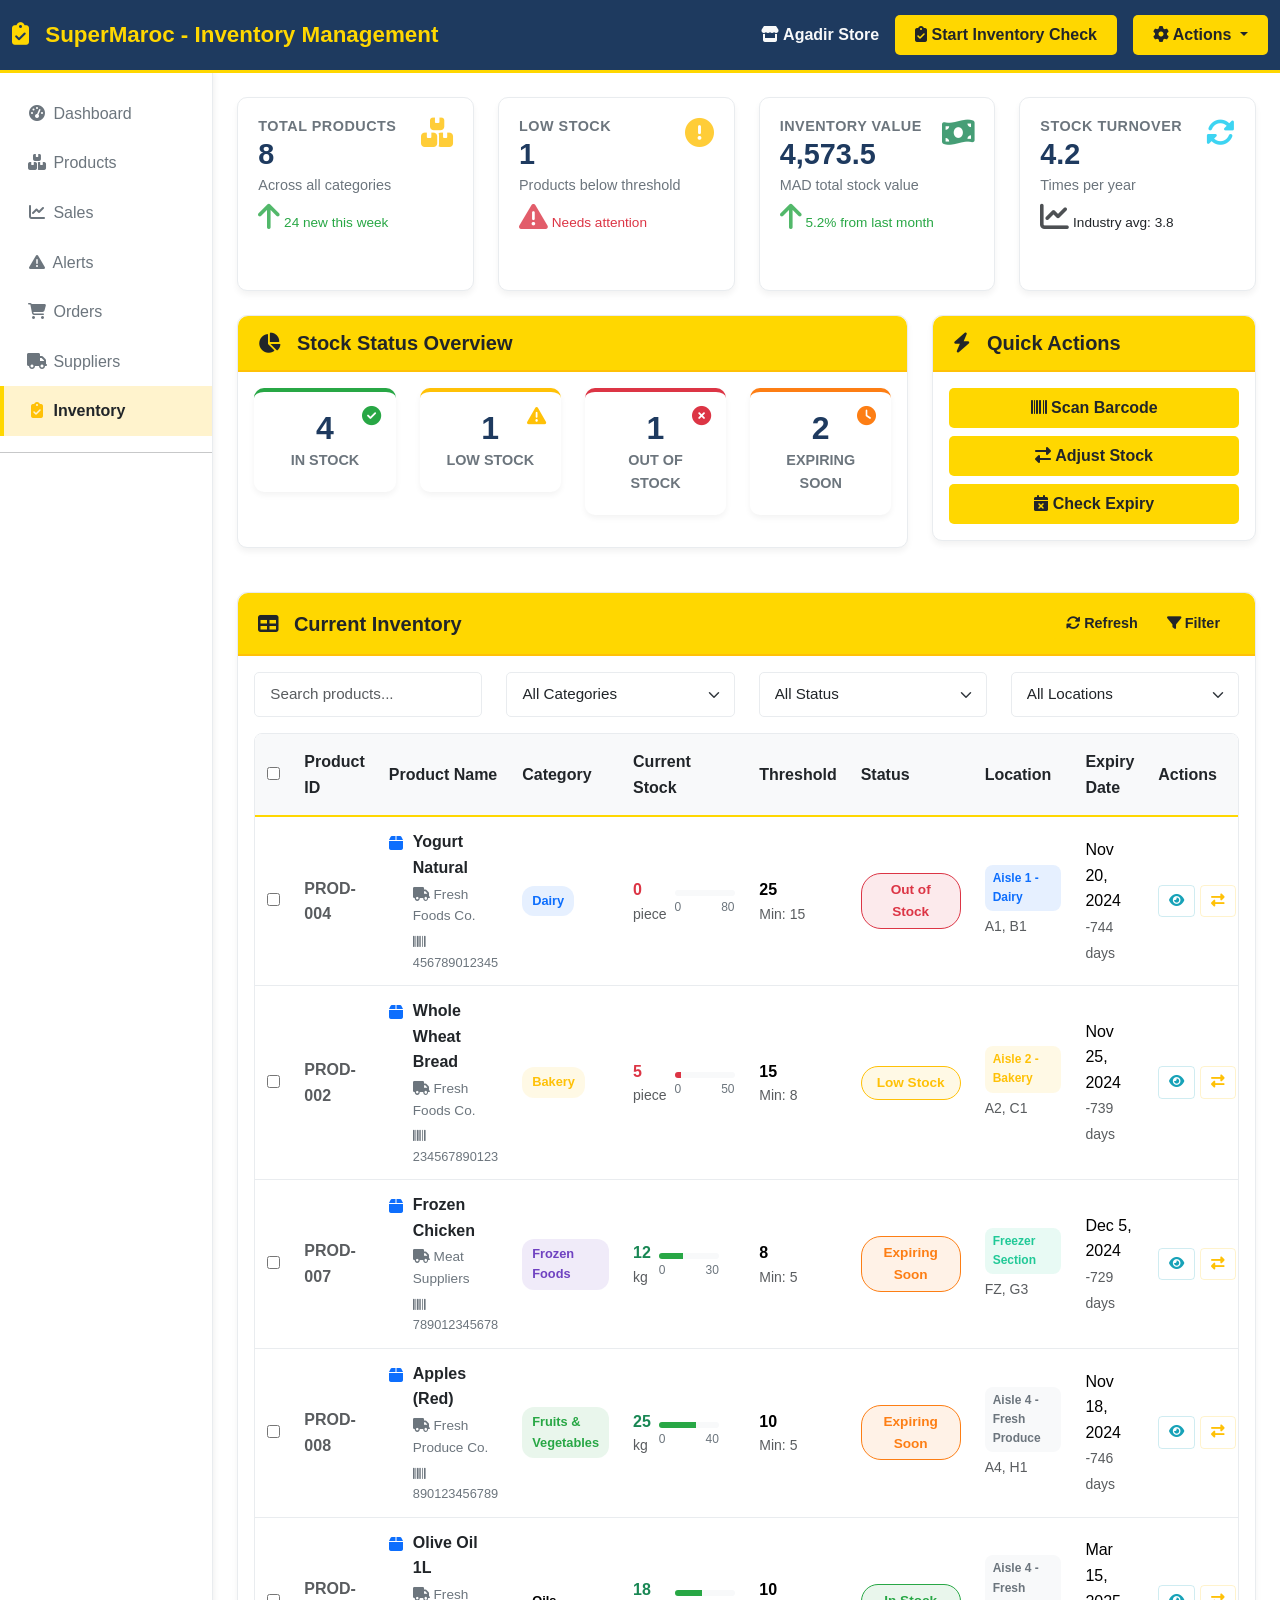
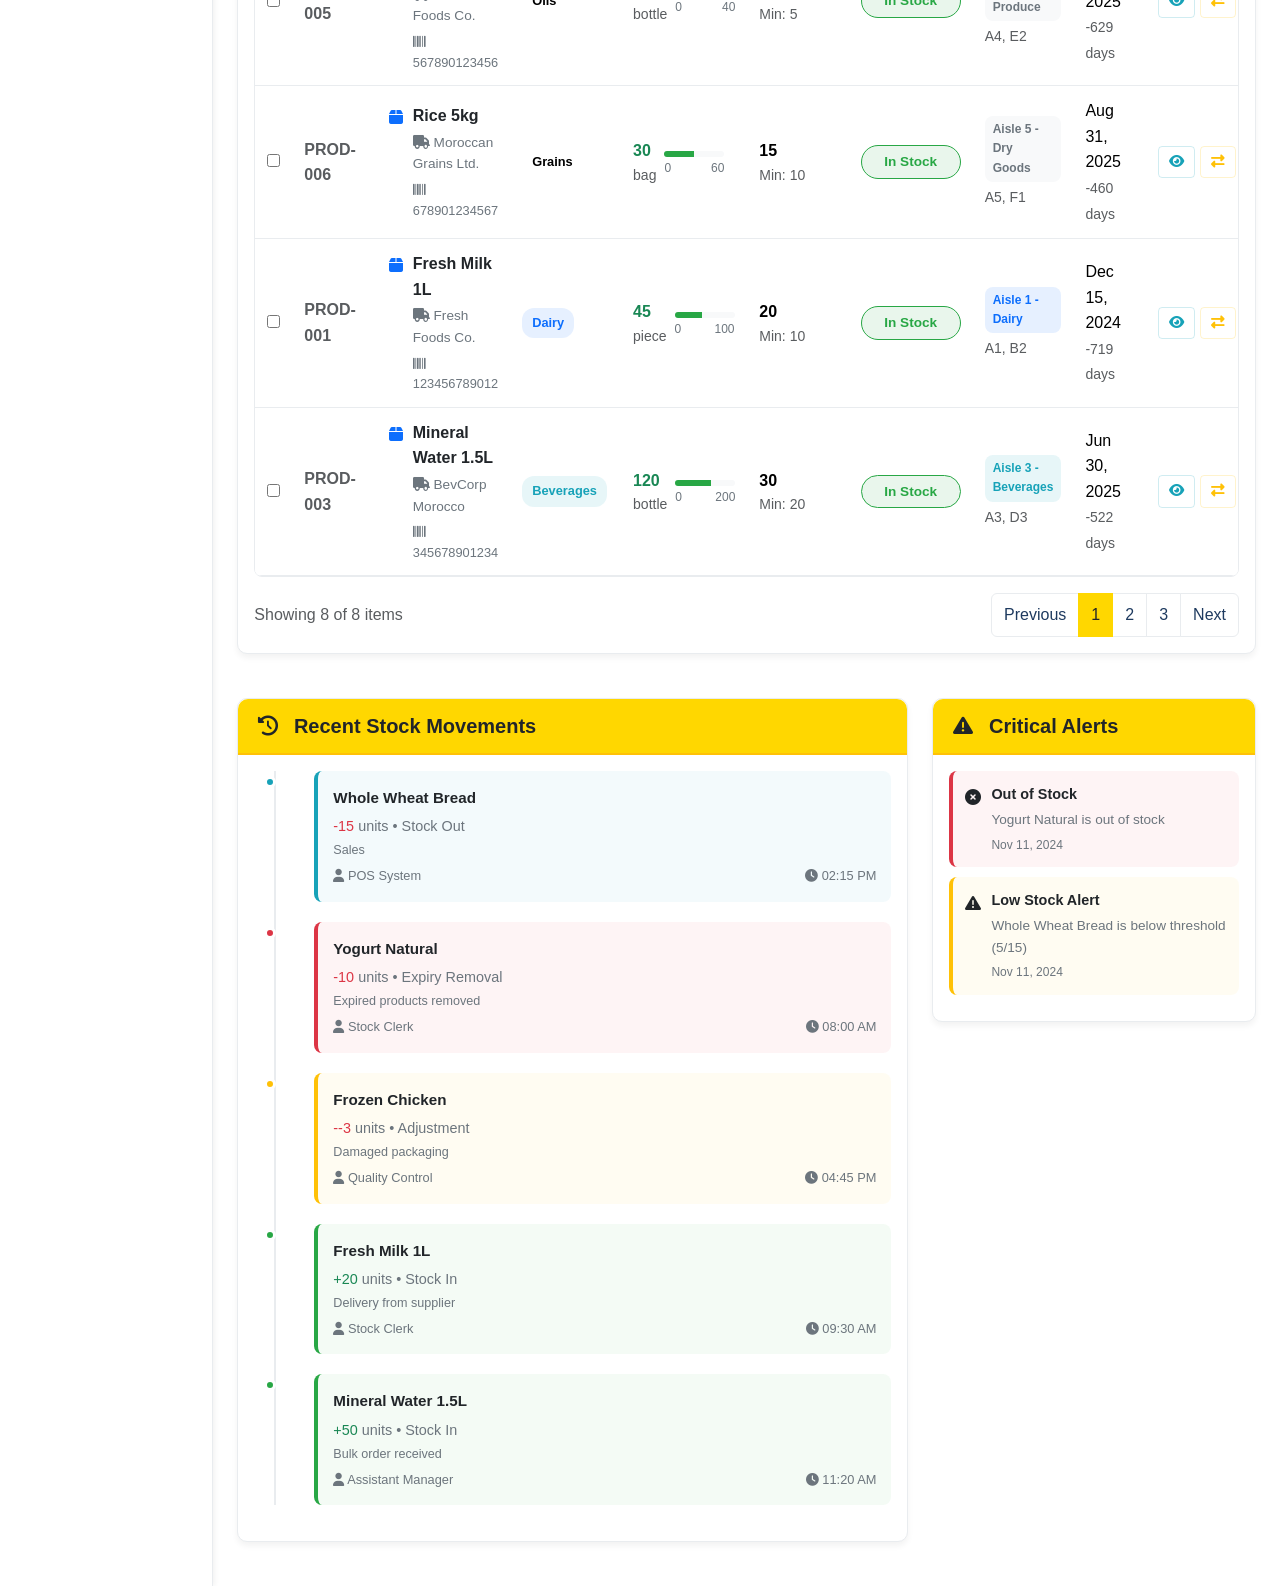
<file: mini-admin/inventory.html>
<!DOCTYPE html>
<html lang="en">
<head>
    <meta charset="UTF-8">
    <meta name="viewport" content="width=device-width, initial-scale=1.0">
    <title>Inventory Management - SuperMaroc</title>
    
    <!-- Bootstrap 5 CSS -->
    <link href="https://cdn.jsdelivr.net/npm/bootstrap@5.3.0/dist/css/bootstrap.min.css" rel="stylesheet">
    
    <!-- Font Awesome -->
    <link rel="stylesheet" href="https://cdnjs.cloudflare.com/ajax/libs/font-awesome/6.4.0/css/all.min.css">
    
    <!-- Custom CSS -->
    <link rel="stylesheet" href="inventory.css">
</head>
<body>
    <!-- Navigation -->
    <nav class="navbar navbar-expand-lg navbar-dark">
        <div class="container-fluid">
            <a class="navbar-brand" href="#">
                <i class="fas fa-clipboard-check"></i> SuperMaroc - Inventory Management
            </a>
            <div class="d-flex align-items-center">
                <span class="text-light me-3">
                    <i class="fas fa-store"></i> <strong id="currentStore">Agadir Store</strong>
                </span>
                <button class="btn btn-yellow me-3" id="inventoryCheckBtn">
                    <i class="fas fa-clipboard-check"></i> Start Inventory Check
                </button>
                <div class="dropdown">
                    <button class="btn btn-yellow dropdown-toggle" type="button" data-bs-toggle="dropdown">
                        <i class="fas fa-cog"></i> Actions
                    </button>
                    <ul class="dropdown-menu">
                        <li><a class="dropdown-item" href="#" id="exportInventoryBtn"><i class="fas fa-file-export"></i> Export Inventory</a></li>
                        <li><a class="dropdown-item" href="#" id="importInventoryBtn"><i class="fas fa-file-import"></i> Import Stock</a></li>
                        <li><hr class="dropdown-divider"></li>
                        <li><a class="dropdown-item" href="#" id="bulkUpdateBtn"><i class="fas fa-sync-alt"></i> Bulk Update</a></li>
                        <li><a class="dropdown-item" href="#" id="generateReportBtn"><i class="fas fa-chart-bar"></i> Stock Report</a></li>
                    </ul>
                </div>
            </div>
        </div>
    </nav>

    <div class="container-fluid">
        <div class="row">
            <!-- Sidebar -->
            <div class="col-md-2 p-0 sidebar">
                <div class="pt-3">
                    <a href="index.html">
                        <i class="fas fa-tachometer-alt"></i> Dashboard
                    </a>
                    <a href="products.html">
                        <i class="fas fa-boxes"></i> Products
                    </a>
                    <a href="sales.html">
                        <i class="fas fa-chart-line"></i> Sales
                    </a>
                    <a href="alerts.html">
                        <i class="fas fa-exclamation-triangle"></i> Alerts
                    </a>
                    <a href="orders.html">
                        <i class="fas fa-shopping-cart"></i> Orders
                    </a>
                    <a href="suppliers.html">
                        <i class="fas fa-truck"></i> Suppliers
                    </a>
                    <a href="#" class="active">
                        <i class="fas fa-clipboard-check"></i> Inventory
                    </a>
                    <hr class="my-3">
                    
                </div>
            </div>

            <!-- Main Content -->
            <div class="col-md-10 p-4">
                <!-- Stats Cards -->
                <div class="row mb-4">
                    <div class="col-md-3 col-sm-6">
                        <div class="card stat-card">
                            <div class="card-body">
                                <div class="d-flex justify-content-between align-items-start">
                                    <div>
                                        <h6 class="card-title">TOTAL PRODUCTS</h6>
                                        <h2 class="card-value" id="totalProducts">1,247</h2>
                                        <p class="card-detail">Across all categories</p>
                                        <p class="card-change positive">
                                            <i class="fas fa-arrow-up"></i> 24 new this week
                                        </p>
                                    </div>
                                    <i class="fas fa-boxes fa-2x text-yellow"></i>
                                </div>
                            </div>
                        </div>
                    </div>
                    <div class="col-md-3 col-sm-6">
                        <div class="card stat-card">
                            <div class="card-body">
                                <div class="d-flex justify-content-between align-items-start">
                                    <div>
                                        <h6 class="card-title">LOW STOCK</h6>
                                        <h2 class="card-value" id="lowStockCount">18</h2>
                                        <p class="card-detail">Products below threshold</p>
                                        <p class="card-change negative">
                                            <i class="fas fa-exclamation-triangle"></i> Needs attention
                                        </p>
                                    </div>
                                    <i class="fas fa-exclamation-circle fa-2x text-warning"></i>
                                </div>
                            </div>
                        </div>
                    </div>
                    <div class="col-md-3 col-sm-6">
                        <div class="card stat-card">
                            <div class="card-body">
                                <div class="d-flex justify-content-between align-items-start">
                                    <div>
                                        <h6 class="card-title">INVENTORY VALUE</h6>
                                        <h2 class="card-value" id="inventoryValue">245,800</h2>
                                        <p class="card-detail">MAD total stock value</p>
                                        <p class="card-change positive">
                                            <i class="fas fa-arrow-up"></i> 5.2% from last month
                                        </p>
                                    </div>
                                    <i class="fas fa-money-bill-wave fa-2x text-success"></i>
                                </div>
                            </div>
                        </div>
                    </div>
                    <div class="col-md-3 col-sm-6">
                        <div class="card stat-card">
                            <div class="card-body">
                                <div class="d-flex justify-content-between align-items-start">
                                    <div>
                                        <h6 class="card-title">STOCK TURNOVER</h6>
                                        <h2 class="card-value" id="stockTurnover">4.2</h2>
                                        <p class="card-detail">Times per year</p>
                                        <p class="card-change">
                                            <i class="fas fa-chart-line"></i> Industry avg: 3.8
                                        </p>
                                    </div>
                                    <i class="fas fa-sync-alt fa-2x text-info"></i>
                                </div>
                            </div>
                        </div>
                    </div>
                </div>

                <!-- Quick Actions & Status -->
                <div class="row mb-4">
                    <div class="col-md-8">
                        <div class="card">
                            <div class="card-header card-header-yellow">
                                <h5 class="mb-0"><i class="fas fa-chart-pie"></i> Stock Status Overview</h5>
                            </div>
                            <div class="card-body">
                                <div class="row">
                                    <div class="col-md-3 col-6 mb-3">
                                        <div class="status-box in-stock">
                                            <div class="status-count" id="statusInStock">1,125</div>
                                            <div class="status-label">In Stock</div>
                                            <i class="fas fa-check-circle"></i>
                                        </div>
                                    </div>
                                    <div class="col-md-3 col-6 mb-3">
                                        <div class="status-box low-stock">
                                            <div class="status-count" id="statusLowStock">18</div>
                                            <div class="status-label">Low Stock</div>
                                            <i class="fas fa-exclamation-triangle"></i>
                                        </div>
                                    </div>
                                    <div class="col-md-3 col-6 mb-3">
                                        <div class="status-box out-of-stock">
                                            <div class="status-count" id="statusOutOfStock">5</div>
                                            <div class="status-label">Out of Stock</div>
                                            <i class="fas fa-times-circle"></i>
                                        </div>
                                    </div>
                                    <div class="col-md-3 col-6 mb-3">
                                        <div class="status-box expiring">
                                            <div class="status-count" id="statusExpiring">12</div>
                                            <div class="status-label">Expiring Soon</div>
                                            <i class="fas fa-clock"></i>
                                        </div>
                                    </div>
                                </div>
                            </div>
                        </div>
                    </div>
                    <div class="col-md-4">
                        <div class="card">
                            <div class="card-header card-header-yellow">
                                <h5 class="mb-0"><i class="fas fa-bolt"></i> Quick Actions</h5>
                            </div>
                            <div class="card-body">
                                <div class="d-grid gap-2">
                                    <button class="btn btn-yellow" id="scanBarcodeBtn">
                                        <i class="fas fa-barcode"></i> Scan Barcode
                                    </button>
                                    <button class="btn btn-yellow" id="adjustStockBtn">
                                        <i class="fas fa-exchange-alt"></i> Adjust Stock
                                    </button>
                                    <button class="btn btn-yellow" id="checkExpiryBtn">
                                        <i class="fas fa-calendar-times"></i> Check Expiry
                                    </button>
                                </div>
                            </div>
                        </div>
                    </div>
                </div>

                <!-- Inventory Table -->
                <div class="row">
                    <div class="col-12">
                        <div class="card">
                            <div class="card-header card-header-yellow d-flex justify-content-between align-items-center">
                                <h5 class="mb-0"><i class="fas fa-table"></i> Current Inventory</h5>
                                <div class="btn-group">
                                    <button class="btn btn-yellow btn-sm" id="refreshInventoryBtn">
                                        <i class="fas fa-sync-alt"></i> Refresh
                                    </button>
                                    <button class="btn btn-yellow btn-sm" id="filterInventoryBtn">
                                        <i class="fas fa-filter"></i> Filter
                                    </button>
                                </div>
                            </div>
                            <div class="card-body">
                                <!-- Filter Bar -->
                                <div class="row mb-3">
                                    <div class="col-md-3">
                                        <input type="text" class="form-control" id="inventorySearch" placeholder="Search products...">
                                    </div>
                                    <div class="col-md-3">
                                        <select class="form-select" id="categoryFilter">
                                            <option value="">All Categories</option>
                                            <option value="dairy">Dairy</option>
                                            <option value="bakery">Bakery</option>
                                            <option value="beverages">Beverages</option>
                                            <option value="meat">Meat & Poultry</option>
                                            <option value="fruits">Fruits & Vegetables</option>
                                            <option value="frozen">Frozen Foods</option>
                                            <option value="hygiene">Hygiene</option>
                                            <option value="cleaning">Cleaning</option>
                                        </select>
                                    </div>
                                    <div class="col-md-3">
                                        <select class="form-select" id="statusFilter">
                                            <option value="">All Status</option>
                                            <option value="in-stock">In Stock</option>
                                            <option value="low-stock">Low Stock</option>
                                            <option value="out-of-stock">Out of Stock</option>
                                            <option value="expiring">Expiring Soon</option>
                                        </select>
                                    </div>
                                    <div class="col-md-3">
                                        <select class="form-select" id="locationFilter">
                                            <option value="">All Locations</option>
                                            <option value="aisle1">Aisle 1 - Dairy</option>
                                            <option value="aisle2">Aisle 2 - Bakery</option>
                                            <option value="aisle3">Aisle 3 - Beverages</option>
                                            <option value="aisle4">Aisle 4 - Fresh Produce</option>
                                            <option value="freezer">Freezer Section</option>
                                            <option value="storage">Storage Room</option>
                                        </select>
                                    </div>
                                </div>
                                
                                <!-- Inventory Table -->
                                <div class="table-responsive">
                                    <table class="table table-hover" id="inventoryTable">
                                        <thead class="table-light">
                                            <tr>
                                                <th width="50">
                                                    <input type="checkbox" id="selectAllInventory">
                                                </th>
                                                <th width="100">Product ID</th>
                                                <th>Product Name</th>
                                                <th width="120">Category</th>
                                                <th width="120">Current Stock</th>
                                                <th width="120">Threshold</th>
                                                <th width="120">Status</th>
                                                <th width="150">Location</th>
                                                <th width="150">Expiry Date</th>
                                                <th width="150">Actions</th>
                                            </tr>
                                        </thead>
                                        <tbody id="inventoryTableBody">
                                            <!-- Inventory items will be loaded here -->
                                        </tbody>
                                    </table>
                                </div>
                                
                                <!-- Table Footer -->
                                <div class="d-flex justify-content-between align-items-center mt-3">
                                    <div>
                                        <span class="text-muted" id="inventoryCountText">Showing 0 items</span>
                                    </div>
                                    <nav>
                                        <ul class="pagination mb-0">
                                            <li class="page-item"><a class="page-link" href="#">Previous</a></li>
                                            <li class="page-item active"><a class="page-link" href="#">1</a></li>
                                            <li class="page-item"><a class="page-link" href="#">2</a></li>
                                            <li class="page-item"><a class="page-link" href="#">3</a></li>
                                            <li class="page-item"><a class="page-link" href="#">Next</a></li>
                                        </ul>
                                    </nav>
                                </div>
                            </div>
                        </div>
                    </div>
                </div>

                <!-- Recent Activity & Alerts -->
                <div class="row mt-4">
                    <div class="col-md-8">
                        <div class="card">
                            <div class="card-header card-header-yellow">
                                <h5 class="mb-0"><i class="fas fa-history"></i> Recent Stock Movements</h5>
                            </div>
                            <div class="card-body">
                                <div class="timeline" id="inventoryTimeline">
                                    <!-- Timeline items will be loaded here -->
                                </div>
                            </div>
                        </div>
                    </div>
                    <div class="col-md-4">
                        <div class="card">
                            <div class="card-header card-header-yellow">
                                <h5 class="mb-0"><i class="fas fa-exclamation-triangle"></i> Critical Alerts</h5>
                            </div>
                            <div class="card-body">
                                <div id="inventoryAlerts">
                                    <!-- Alerts will be loaded here -->
                                </div>
                            </div>
                        </div>
                    </div>
                </div>
            </div>
        </div>
    </div>

    <!-- Inventory Check Modal -->
    <div class="modal fade" id="inventoryCheckModal" tabindex="-1">
        <div class="modal-dialog modal-lg">
            <div class="modal-content">
                <div class="modal-header modal-header-yellow">
                    <h5 class="modal-title"><i class="fas fa-clipboard-check"></i> Inventory Check</h5>
                    <button type="button" class="btn-close" data-bs-dismiss="modal"></button>
                </div>
                <div class="modal-body">
                    <form id="inventoryCheckForm">
                        <div class="row mb-3">
                            <div class="col-md-6">
                                <label class="form-label">Check Type *</label>
                                <select class="form-select" id="checkType" required>
                                    <option value="">Select type...</option>
                                    <option value="full">Full Inventory</option>
                                    <option value="partial">Partial Check</option>
                                    <option value="category">By Category</option>
                                    <option value="location">By Location</option>
                                    <option value="cycle">Cycle Count</option>
                                </select>
                            </div>
                            <div class="col-md-6">
                                <label class="form-label">Assigned To *</label>
                                <select class="form-select" id="assignedTo" required>
                                    <option value="">Select staff...</option>
                                    <option value="manager">Store Manager</option>
                                    <option value="assistant">Assistant Manager</option>
                                    <option value="stock1">Stock Clerk 1</option>
                                    <option value="stock2">Stock Clerk 2</option>
                                    <option value="team">Entire Team</option>
                                </select>
                            </div>
                        </div>
                        
                        <div class="row mb-3">
                            <div class="col-md-6">
                                <label class="form-label">Start Date *</label>
                                <input type="date" class="form-control" id="checkStartDate" required>
                            </div>
                            <div class="col-md-6">
                                <label class="form-label">Target Completion</label>
                                <input type="date" class="form-control" id="checkEndDate">
                            </div>
                        </div>
                        
                        <div class="mb-3">
                            <label class="form-label">Notes / Instructions</label>
                            <textarea class="form-control" id="checkNotes" rows="3" placeholder="Any special instructions for the inventory check..."></textarea>
                        </div>
                        
                        <div class="mb-3">
                            <label class="form-label">Areas to Check</label>
                            <div class="row">
                                <div class="col-md-4">
                                    <div class="form-check">
                                        <input class="form-check-input" type="checkbox" id="areaAisles" checked>
                                        <label class="form-check-label" for="areaAisles">
                                            Store Aisles
                                        </label>
                                    </div>
                                </div>
                                <div class="col-md-4">
                                    <div class="form-check">
                                        <input class="form-check-input" type="checkbox" id="areaStorage" checked>
                                        <label class="form-check-label" for="areaStorage">
                                            Storage Room
                                        </label>
                                    </div>
                                </div>
                                <div class="col-md-4">
                                    <div class="form-check">
                                        <input class="form-check-input" type="checkbox" id="areaFreezer" checked>
                                        <label class="form-check-label" for="areaFreezer">
                                            Freezer Section
                                        </label>
                                    </div>
                                </div>
                                <div class="col-md-4">
                                    <div class="form-check">
                                        <input class="form-check-input" type="checkbox" id="areaRefrigerated" checked>
                                        <label class="form-check-label" for="areaRefrigerated">
                                            Refrigerated
                                        </label>
                                    </div>
                                </div>
                                <div class="col-md-4">
                                    <div class="form-check">
                                        <input class="form-check-input" type="checkbox" id="areaBackroom">
                                        <label class="form-check-label" for="areaBackroom">
                                            Backroom Stock
                                        </label>
                                    </div>
                                </div>
                            </div>
                        </div>
                    </form>
                </div>
                <div class="modal-footer">
                    <button type="button" class="btn btn-secondary" data-bs-dismiss="modal">Cancel</button>
                    <button type="button" class="btn btn-yellow" id="startCheckBtn">
                        <i class="fas fa-play-circle"></i> Start Inventory Check
                    </button>
                </div>
            </div>
        </div>
    </div>

    <!-- Adjust Stock Modal -->
    <div class="modal fade" id="adjustStockModal" tabindex="-1">
        <div class="modal-dialog">
            <div class="modal-content">
                <div class="modal-header modal-header-yellow">
                    <h5 class="modal-title"><i class="fas fa-exchange-alt"></i> Adjust Stock Level</h5>
                    <button type="button" class="btn-close" data-bs-dismiss="modal"></button>
                </div>
                <div class="modal-body">
                    <form id="adjustStockForm">
                        <div class="mb-3">
                            <label class="form-label">Product</label>
                            <input type="text" class="form-control" id="adjustProductName" readonly>
                            <input type="hidden" id="adjustProductId">
                        </div>
                        
                        <div class="row mb-3">
                            <div class="col-md-6">
                                <label class="form-label">Current Stock</label>
                                <input type="number" class="form-control" id="currentStock" readonly>
                            </div>
                            <div class="col-md-6">
                                <label class="form-label">Adjustment Type *</label>
                                <select class="form-select" id="adjustmentType" required>
                                    <option value="">Select type...</option>
                                    <option value="add">Add Stock</option>
                                    <option value="remove">Remove Stock</option>
                                    <option value="set">Set to Specific Value</option>
                                    <option value="damage">Damage/Waste</option>
                                    <option value="theft">Theft/Loss</option>
                                </select>
                            </div>
                        </div>
                        
                        <div class="mb-3">
                            <label class="form-label">Quantity *</label>
                            <input type="number" class="form-control" id="adjustmentQuantity" min="1" required>
                        </div>
                        
                        <div class="mb-3">
                            <label class="form-label">Reason *</label>
                            <select class="form-select" id="adjustmentReason" required>
                                <option value="">Select reason...</option>
                                <option value="correction">Stock Correction</option>
                                <option value="receipt">Goods Receipt</option>
                                <option value="damage">Damaged Goods</option>
                                <option value="expired">Expired Products</option>
                                <option value="theft">Theft/Suspected Loss</option>
                                <option value="promotion">Promotional Stock</option>
                                <option value="other">Other</option>
                            </select>
                        </div>
                        
                        <div class="mb-3">
                            <label class="form-label">Notes (Optional)</label>
                            <textarea class="form-control" id="adjustmentNotes" rows="2"></textarea>
                        </div>
                    </form>
                </div>
                <div class="modal-footer">
                    <button type="button" class="btn btn-secondary" data-bs-dismiss="modal">Cancel</button>
                    <button type="button" class="btn btn-yellow" id="saveAdjustmentBtn">
                        <i class="fas fa-save"></i> Apply Adjustment
                    </button>
                </div>
            </div>
        </div>
    </div>

    <!-- Product Details Modal -->
    <div class="modal fade" id="productDetailsModal" tabindex="-1">
        <div class="modal-dialog modal-lg">
            <div class="modal-content">
                <div class="modal-header modal-header-yellow">
                    <h5 class="modal-title"><i class="fas fa-info-circle"></i> Product Details</h5>
                    <button type="button" class="btn-close" data-bs-dismiss="modal"></button>
                </div>
                <div class="modal-body">
                    <div id="productDetailsContent">
                        <!-- Product details will be loaded here -->
                    </div>
                </div>
                <div class="modal-footer">
                    <button type="button" class="btn btn-secondary" data-bs-dismiss="modal">Close</button>
                    <button type="button" class="btn btn-yellow" id="orderNowBtn">
                        <i class="fas fa-shopping-cart"></i> Order Now
                    </button>
                </div>
            </div>
        </div>
    </div>

    <!-- Scan Barcode Modal -->
    <div class="modal fade" id="scanBarcodeModal" tabindex="-1">
        <div class="modal-dialog">
            <div class="modal-content">
                <div class="modal-header modal-header-yellow">
                    <h5 class="modal-title"><i class="fas fa-barcode"></i> Scan Barcode</h5>
                    <button type="button" class="btn-close" data-bs-dismiss="modal"></button>
                </div>
                <div class="modal-body">
                    <div class="text-center">
                        <div class="barcode-scanner mb-3">
                            <i class="fas fa-camera fa-4x text-primary"></i>
                            <div class="scanner-line"></div>
                        </div>
                        <p class="mb-3">Point camera at barcode to scan</p>
                        
                        <div class="input-group mb-3">
                            <input type="text" class="form-control" id="manualBarcode" placeholder="Or enter barcode manually">
                            <button class="btn btn-yellow" type="button" id="manualScanBtn">
                                <i class="fas fa-search"></i> Search
                            </button>
                        </div>
                        
                        <div id="scanResult" class="mt-3">
                            <!-- Scan results will appear here -->
                        </div>
                    </div>
                </div>
            </div>
        </div>
    </div>

    <!-- Bootstrap JS -->
    <script src="https://cdn.jsdelivr.net/npm/bootstrap@5.3.0/dist/js/bootstrap.bundle.min.js"></script>
    
    <!-- jQuery -->
    <script src="https://code.jquery.com/jquery-3.6.0.min.js"></script>
    
    <!-- Custom JavaScript -->
    <script src="inventory.js"></script>
</body>
</html>
</file>
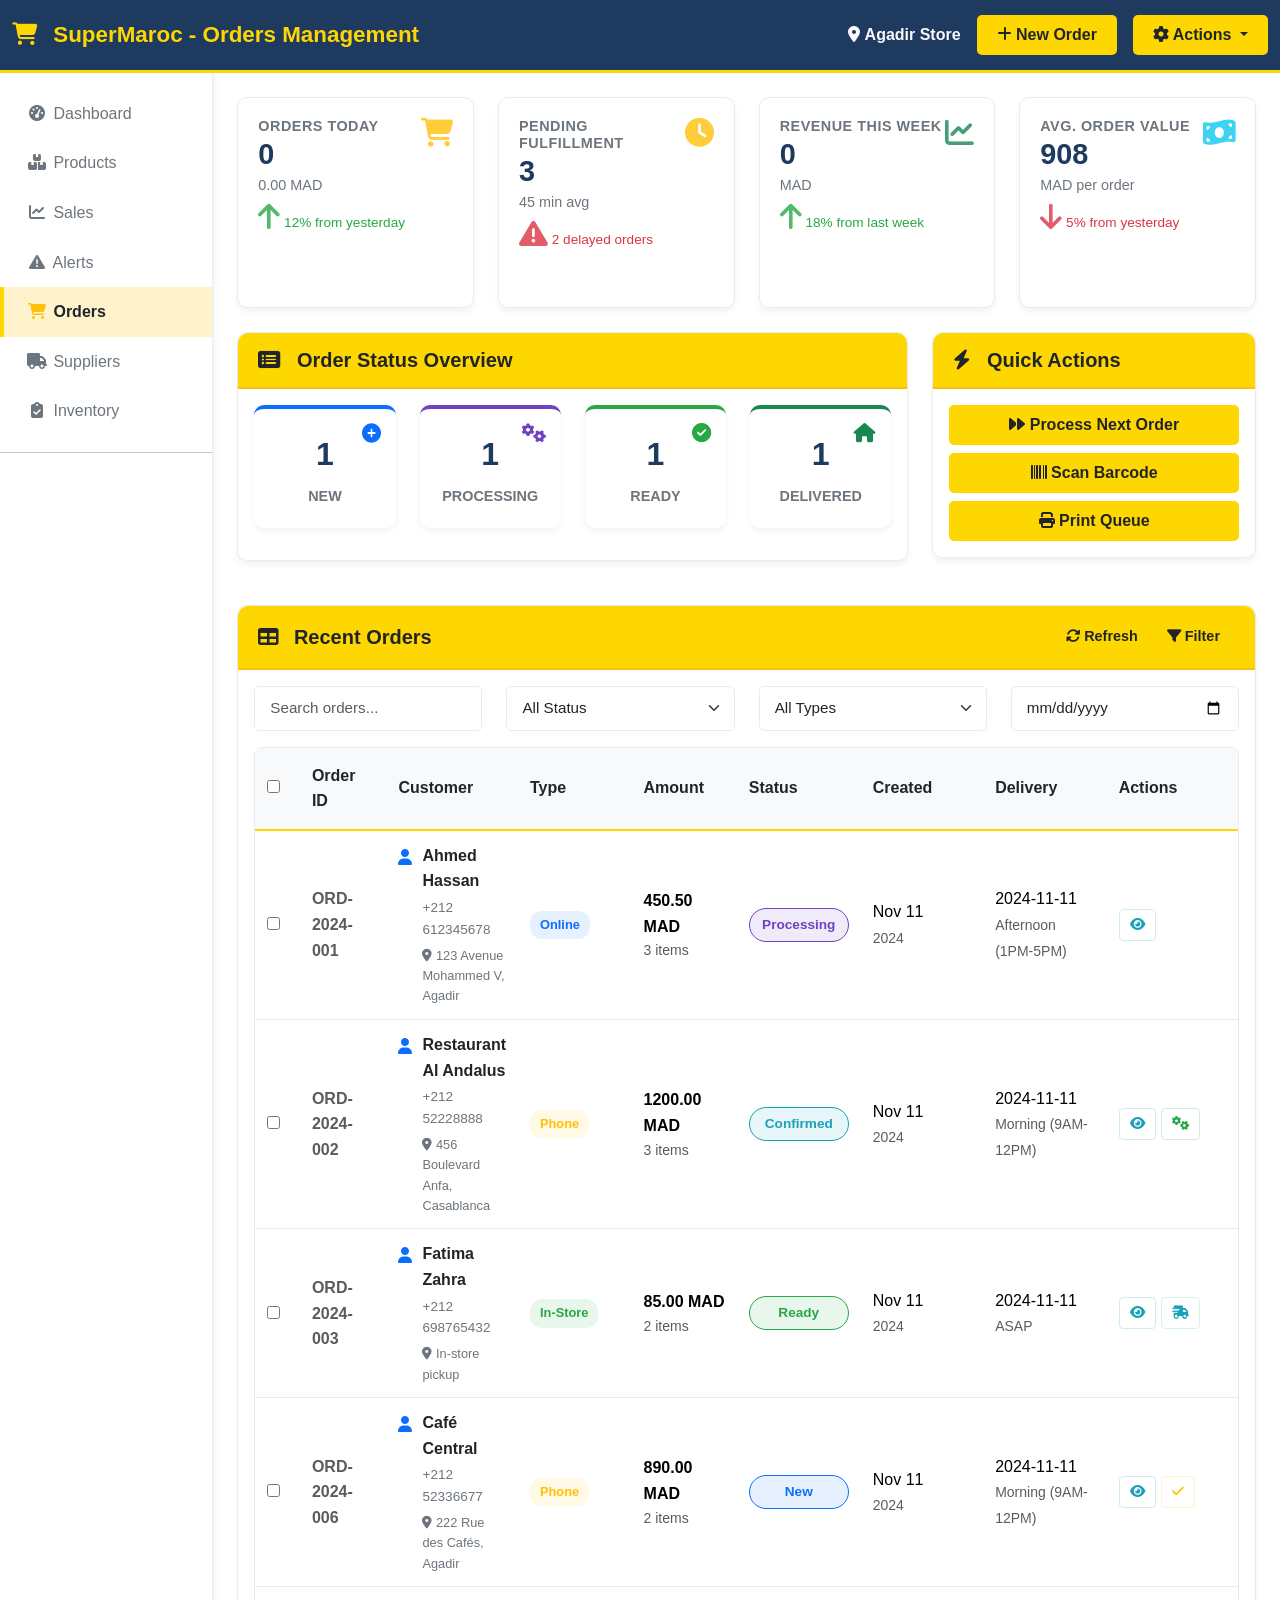
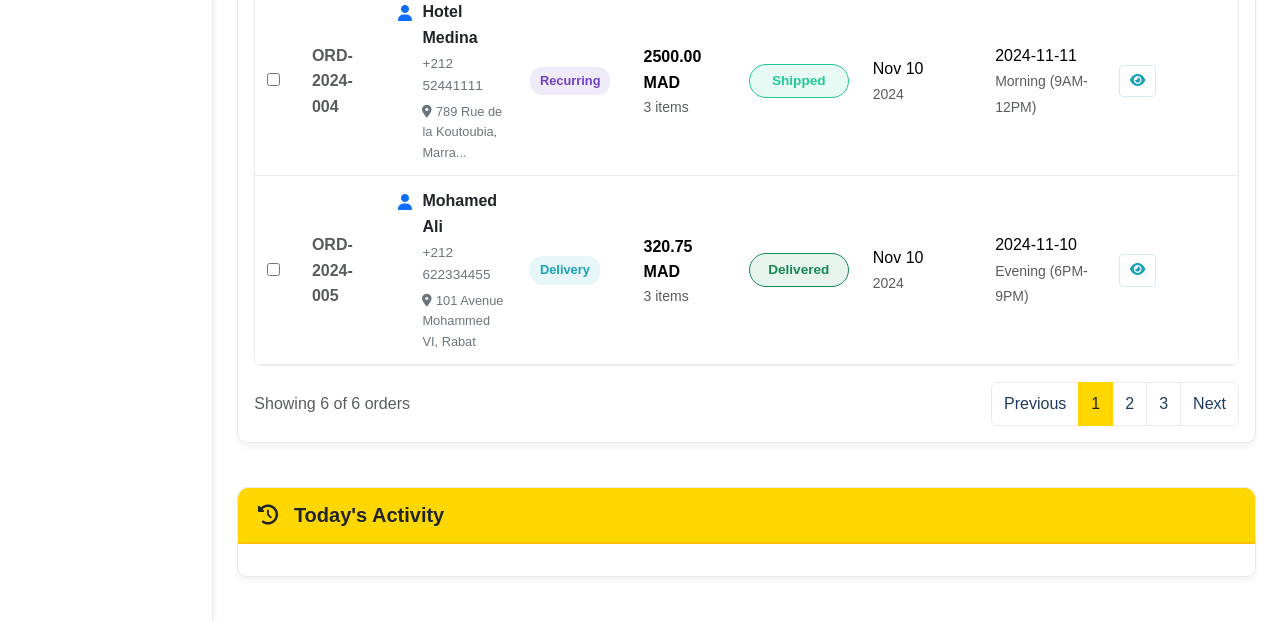
<file: mini-admin/orders.html>
<!DOCTYPE html>
<html lang="en">
<head>
    <meta charset="UTF-8">
    <meta name="viewport" content="width=device-width, initial-scale=1.0">
    <title>Orders Management - SuperMaroc</title>
    
    <!-- Bootstrap 5 CSS -->
    <link href="https://cdn.jsdelivr.net/npm/bootstrap@5.3.0/dist/css/bootstrap.min.css" rel="stylesheet">
    
    <!-- Font Awesome -->
    <link rel="stylesheet" href="https://cdnjs.cloudflare.com/ajax/libs/font-awesome/6.4.0/css/all.min.css">
    
    <!-- Custom CSS -->
    <link rel="stylesheet" href="orders.css">
</head>
<body>
    <!-- Navigation -->
    <nav class="navbar navbar-expand-lg navbar-dark">
        <div class="container-fluid">
            <a class="navbar-brand" href="#">
                <i class="fas fa-shopping-cart"></i> SuperMaroc - Orders Management
            </a>
            <div class="d-flex align-items-center">
                <span class="text-light me-3">
                    <i class="fas fa-map-marker-alt"></i> <strong id="currentStore">Agadir Store</strong>
                </span>
                <button class="btn btn-yellow me-3" id="createOrderBtn">
                    <i class="fas fa-plus"></i> New Order
                </button>
                <div class="dropdown">
                    <button class="btn btn-yellow dropdown-toggle" type="button" data-bs-toggle="dropdown">
                        <i class="fas fa-cog"></i> Actions
                    </button>
                    <ul class="dropdown-menu">
                        <li><a class="dropdown-item" href="#" id="exportOrdersBtn"><i class="fas fa-file-export"></i> Export Orders</a></li>
                        <li><a class="dropdown-item" href="#" id="importOrdersBtn"><i class="fas fa-file-import"></i> Import Orders</a></li>
                        <li><hr class="dropdown-divider"></li>
                        <li><a class="dropdown-item" href="#" id="bulkProcessBtn"><i class="fas fa-play-circle"></i> Process Selected</a></li>
                        <li><a class="dropdown-item" href="#" id="bulkPrintBtn"><i class="fas fa-print"></i> Print Invoices</a></li>
                    </ul>
                </div>
            </div>
        </div>
    </nav>

    <div class="container-fluid">
        <div class="row">
            <!-- Sidebar -->
            <div class="col-md-2 p-0 sidebar">
                <div class="pt-3">
                    <a href="index.html">
                        <i class="fas fa-tachometer-alt"></i> Dashboard
                    </a>
                    <a href="products.html">
                        <i class="fas fa-boxes"></i> Products
                    </a>
                    <a href="sales.html">
                        <i class="fas fa-chart-line"></i> Sales
                    </a>
                    <a href="alerts.html">
                        <i class="fas fa-exclamation-triangle"></i> Alerts
                    </a>
                    <a href="#" class="active">
                        <i class="fas fa-shopping-cart"></i> Orders
                    </a>
                    <a href="suppliers.html">
                        <i class="fas fa-truck"></i> Suppliers
                    </a>
                    <a href="inventory.html">
                        <i class="fas fa-clipboard-check"></i> Inventory
                    </a>
                    <hr class="my-3">
                    
                </div>
            </div>

            <!-- Main Content -->
            <div class="col-md-10 p-4">
                <!-- Stats Cards -->
                <div class="row mb-4">
                    <div class="col-md-3 col-sm-6">
                        <div class="card stat-card">
                            <div class="card-body">
                                <div class="d-flex justify-content-between align-items-start">
                                    <div>
                                        <h6 class="card-title">ORDERS TODAY</h6>
                                        <h2 class="card-value" id="ordersToday">15</h2>
                                        <p class="card-detail" id="ordersTodayAmount">8,450 MAD</p>
                                        <p class="card-change positive">
                                            <i class="fas fa-arrow-up"></i> 12% from yesterday
                                        </p>
                                    </div>
                                    <i class="fas fa-shopping-cart fa-2x text-yellow"></i>
                                </div>
                            </div>
                        </div>
                    </div>
                    <div class="col-md-3 col-sm-6">
                        <div class="card stat-card">
                            <div class="card-body">
                                <div class="d-flex justify-content-between align-items-start">
                                    <div>
                                        <h6 class="card-title">PENDING FULFILLMENT</h6>
                                        <h2 class="card-value" id="pendingOrders">8</h2>
                                        <p class="card-detail" id="avgProcessTime">45 min avg</p>
                                        <p class="card-change negative">
                                            <i class="fas fa-exclamation-triangle"></i> 2 delayed orders
                                        </p>
                                    </div>
                                    <i class="fas fa-clock fa-2x text-warning"></i>
                                </div>
                            </div>
                        </div>
                    </div>
                    <div class="col-md-3 col-sm-6">
                        <div class="card stat-card">
                            <div class="card-body">
                                <div class="d-flex justify-content-between align-items-start">
                                    <div>
                                        <h6 class="card-title">REVENUE THIS WEEK</h6>
                                        <h2 class="card-value" id="weeklyRevenue">58,900</h2>
                                        <p class="card-detail">MAD</p>
                                        <p class="card-change positive">
                                            <i class="fas fa-arrow-up"></i> 18% from last week
                                        </p>
                                    </div>
                                    <i class="fas fa-chart-line fa-2x text-success"></i>
                                </div>
                            </div>
                        </div>
                    </div>
                    <div class="col-md-3 col-sm-6">
                        <div class="card stat-card">
                            <div class="card-body">
                                <div class="d-flex justify-content-between align-items-start">
                                    <div>
                                        <h6 class="card-title">AVG. ORDER VALUE</h6>
                                        <h2 class="card-value" id="avgOrderValue">563</h2>
                                        <p class="card-detail">MAD per order</p>
                                        <p class="card-change negative">
                                            <i class="fas fa-arrow-down"></i> 5% from yesterday
                                        </p>
                                    </div>
                                    <i class="fas fa-money-bill-wave fa-2x text-info"></i>
                                </div>
                            </div>
                        </div>
                    </div>
                </div>

                <!-- Quick Actions & Status -->
                <div class="row mb-4">
                    <div class="col-md-8">
                        <div class="card">
                            <div class="card-header card-header-yellow">
                                <h5 class="mb-0"><i class="fas fa-list-alt"></i> Order Status Overview</h5>
                            </div>
                            <div class="card-body">
                                <div class="row">
                                    <div class="col-md-3 col-6 mb-3">
                                        <div class="status-box new">
                                            <div class="status-count" id="statusNew">5</div>
                                            <div class="status-label">New</div>
                                            <i class="fas fa-plus-circle"></i>
                                        </div>
                                    </div>
                                    <div class="col-md-3 col-6 mb-3">
                                        <div class="status-box processing">
                                            <div class="status-count" id="statusProcessing">8</div>
                                            <div class="status-label">Processing</div>
                                            <i class="fas fa-cogs"></i>
                                        </div>
                                    </div>
                                    <div class="col-md-3 col-6 mb-3">
                                        <div class="status-box ready">
                                            <div class="status-count" id="statusReady">3</div>
                                            <div class="status-label">Ready</div>
                                            <i class="fas fa-check-circle"></i>
                                        </div>
                                    </div>
                                    <div class="col-md-3 col-6 mb-3">
                                        <div class="status-box delivered">
                                            <div class="status-count" id="statusDelivered">12</div>
                                            <div class="status-label">Delivered</div>
                                            <i class="fas fa-home"></i>
                                        </div>
                                    </div>
                                </div>
                            </div>
                        </div>
                    </div>
                    <div class="col-md-4">
                        <div class="card">
                            <div class="card-header card-header-yellow">
                                <h5 class="mb-0"><i class="fas fa-bolt"></i> Quick Actions</h5>
                            </div>
                            <div class="card-body">
                                <div class="d-grid gap-2">
                                    <button class="btn btn-yellow" id="processNextBtn">
                                        <i class="fas fa-forward"></i> Process Next Order
                                    </button>
                                    <button class="btn btn-yellow" id="scanBarcodeBtn">
                                        <i class="fas fa-barcode"></i> Scan Barcode
                                    </button>
                                    <button class="btn btn-yellow" id="printQueueBtn">
                                        <i class="fas fa-print"></i> Print Queue
                                    </button>
                                </div>
                            </div>
                        </div>
                    </div>
                </div>

                <!-- Orders Table -->
                <div class="row">
                    <div class="col-12">
                        <div class="card">
                            <div class="card-header card-header-yellow d-flex justify-content-between align-items-center">
                                <h5 class="mb-0"><i class="fas fa-table"></i> Recent Orders</h5>
                                <div class="btn-group">
                                    <button class="btn btn-yellow btn-sm" id="refreshOrdersBtn">
                                        <i class="fas fa-sync-alt"></i> Refresh
                                    </button>
                                    <button class="btn btn-yellow btn-sm" id="filterOrdersBtn">
                                        <i class="fas fa-filter"></i> Filter
                                    </button>
                                </div>
                            </div>
                            <div class="card-body">
                                <!-- Filter Bar -->
                                <div class="row mb-3">
                                    <div class="col-md-3">
                                        <input type="text" class="form-control" id="orderSearch" placeholder="Search orders...">
                                    </div>
                                    <div class="col-md-3">
                                        <select class="form-select" id="statusFilter">
                                            <option value="">All Status</option>
                                            <option value="new">New</option>
                                            <option value="confirmed">Confirmed</option>
                                            <option value="processing">Processing</option>
                                            <option value="ready">Ready</option>
                                            <option value="shipped">Shipped</option>
                                            <option value="delivered">Delivered</option>
                                            <option value="cancelled">Cancelled</option>
                                        </select>
                                    </div>
                                    <div class="col-md-3">
                                        <select class="form-select" id="typeFilter">
                                            <option value="">All Types</option>
                                            <option value="online">Online</option>
                                            <option value="instore">In-Store</option>
                                            <option value="phone">Phone</option>
                                            <option value="recurring">Recurring</option>
                                        </select>
                                    </div>
                                    <div class="col-md-3">
                                        <input type="date" class="form-control" id="dateFilter">
                                    </div>
                                </div>
                                
                                <!-- Orders Table -->
                                <div class="table-responsive">
                                    <table class="table table-hover" id="ordersTable">
                                        <thead class="table-light">
                                            <tr>
                                                <th width="50">
                                                    <input type="checkbox" id="selectAllOrders">
                                                </th>
                                                <th width="100">Order ID</th>
                                                <th>Customer</th>
                                                <th width="120">Type</th>
                                                <th width="120">Amount</th>
                                                <th width="120">Status</th>
                                                <th width="150">Created</th>
                                                <th width="150">Delivery</th>
                                                <th width="150">Actions</th>
                                            </tr>
                                        </thead>
                                        <tbody id="ordersTableBody">
                                            <!-- Orders will be loaded here -->
                                        </tbody>
                                    </table>
                                </div>
                                
                                <!-- Table Footer -->
                                <div class="d-flex justify-content-between align-items-center mt-3">
                                    <div>
                                        <span class="text-muted" id="orderCountText">Showing 0 orders</span>
                                    </div>
                                    <nav>
                                        <ul class="pagination mb-0">
                                            <li class="page-item"><a class="page-link" href="#">Previous</a></li>
                                            <li class="page-item active"><a class="page-link" href="#">1</a></li>
                                            <li class="page-item"><a class="page-link" href="#">2</a></li>
                                            <li class="page-item"><a class="page-link" href="#">3</a></li>
                                            <li class="page-item"><a class="page-link" href="#">Next</a></li>
                                        </ul>
                                    </nav>
                                </div>
                            </div>
                        </div>
                    </div>
                </div>

                <!-- Today's Activity -->
                <div class="row mt-4">
                    <div class="col-12">
                        <div class="card">
                            <div class="card-header card-header-yellow">
                                <h5 class="mb-0"><i class="fas fa-history"></i> Today's Activity</h5>
                            </div>
                            <div class="card-body">
                                <div class="timeline" id="orderTimeline">
                                    <!-- Timeline items will be loaded here -->
                                </div>
                            </div>
                        </div>
                    </div>
                </div>
            </div>
        </div>
    </div>

    <!-- Create Order Modal -->
    <div class="modal fade" id="createOrderModal" tabindex="-1">
        <div class="modal-dialog modal-xl">
            <div class="modal-content">
                <div class="modal-header modal-header-yellow">
                    <h5 class="modal-title"><i class="fas fa-plus-circle"></i> Create New Order</h5>
                    <button type="button" class="btn-close" data-bs-dismiss="modal"></button>
                </div>
                <div class="modal-body">
                    <form id="orderForm">
                        <div class="row">
                            <div class="col-md-6">
                                <div class="card mb-3">
                                    <div class="card-header">
                                        <h6 class="mb-0"><i class="fas fa-user"></i> Customer Information</h6>
                                    </div>
                                    <div class="card-body">
                                        <div class="row">
                                            <div class="col-md-6 mb-3">
                                                <label class="form-label">Customer Name *</label>
                                                <input type="text" class="form-control" id="customerName" required>
                                            </div>
                                            <div class="col-md-6 mb-3">
                                                <label class="form-label">Phone Number</label>
                                                <input type="tel" class="form-control" id="customerPhone">
                                            </div>
                                        </div>
                                        <div class="mb-3">
                                            <label class="form-label">Email Address</label>
                                            <input type="email" class="form-control" id="customerEmail">
                                        </div>
                                        <div class="mb-3">
                                            <label class="form-label">Delivery Address</label>
                                            <textarea class="form-control" id="deliveryAddress" rows="2"></textarea>
                                        </div>
                                    </div>
                                </div>
                            </div>
                            <div class="col-md-6">
                                <div class="card mb-3">
                                    <div class="card-header">
                                        <h6 class="mb-0"><i class="fas fa-info-circle"></i> Order Details</h6>
                                    </div>
                                    <div class="card-body">
                                        <div class="row">
                                            <div class="col-md-6 mb-3">
                                                <label class="form-label">Order Type *</label>
                                                <select class="form-select" id="orderType" required>
                                                    <option value="">Select type...</option>
                                                    <option value="online">Online</option>
                                                    <option value="instore">In-Store</option>
                                                    <option value="phone">Phone</option>
                                                    <option value="delivery">Delivery</option>
                                                    <option value="pickup">Pickup</option>
                                                </select>
                                            </div>
                                            <div class="col-md-6 mb-3">
                                                <label class="form-label">Payment Method *</label>
                                                <select class="form-select" id="paymentMethod" required>
                                                    <option value="">Select method...</option>
                                                    <option value="cash">Cash</option>
                                                    <option value="card">Card</option>
                                                    <option value="check">Check</option>
                                                    <option value="mobile">Mobile Payment</option>
                                                </select>
                                            </div>
                                        </div>
                                        <div class="row">
                                            <div class="col-md-6 mb-3">
                                                <label class="form-label">Delivery Date</label>
                                                <input type="date" class="form-control" id="deliveryDate">
                                            </div>
                                            <div class="col-md-6 mb-3">
                                                <label class="form-label">Delivery Time</label>
                                                <select class="form-select" id="deliveryTime">
                                                    <option value="">Any time</option>
                                                    <option value="morning">Morning (9AM-12PM)</option>
                                                    <option value="afternoon">Afternoon (1PM-5PM)</option>
                                                    <option value="evening">Evening (6PM-9PM)</option>
                                                </select>
                                            </div>
                                        </div>
                                        <div class="mb-3">
                                            <label class="form-label">Special Instructions</label>
                                            <textarea class="form-control" id="specialInstructions" rows="2"></textarea>
                                        </div>
                                    </div>
                                </div>
                            </div>
                        </div>

                        <!-- Products Selection -->
                        <div class="card mb-3">
                            <div class="card-header d-flex justify-content-between align-items-center">
                                <h6 class="mb-0"><i class="fas fa-boxes"></i> Products</h6>
                                <button type="button" class="btn btn-yellow btn-sm" id="addProductBtn">
                                    <i class="fas fa-plus"></i> Add Product
                                </button>
                            </div>
                            <div class="card-body">
                                <div class="table-responsive">
                                    <table class="table" id="orderProductsTable">
                                        <thead>
                                            <tr>
                                                <th>Product</th>
                                                <th width="100">Quantity</th>
                                                <th width="120">Price</th>
                                                <th width="120">Total</th>
                                                <th width="50">Actions</th>
                                            </tr>
                                        </thead>
                                        <tbody id="orderProductsBody">
                                            <!-- Products will be added here -->
                                        </tbody>
                                    </table>
                                </div>
                                
                                <!-- Summary -->
                                <div class="row mt-3">
                                    <div class="col-md-6">
                                        <div class="input-group mb-3">
                                            <input type="text" class="form-control" placeholder="Discount code">
                                            <button class="btn btn-yellow" type="button">Apply</button>
                                        </div>
                                    </div>
                                    <div class="col-md-6">
                                        <div class="order-summary">
                                            <div class="summary-row">
                                                <span>Subtotal:</span>
                                                <span id="subtotal">0.00 MAD</span>
                                            </div>
                                            <div class="summary-row">
                                                <span>Discount:</span>
                                                <span id="discount">0.00 MAD</span>
                                            </div>
                                            <div class="summary-row">
                                                <span>Tax:</span>
                                                <span id="tax">0.00 MAD</span>
                                            </div>
                                            <div class="summary-row total">
                                                <span><strong>Total:</strong></span>
                                                <span id="totalAmount"><strong>0.00 MAD</strong></span>
                                            </div>
                                        </div>
                                    </div>
                                </div>
                            </div>
                        </div>
                    </form>
                </div>
                <div class="modal-footer">
                    <button type="button" class="btn btn-secondary" data-bs-dismiss="modal">Cancel</button>
                    <button type="button" class="btn btn-yellow" id="saveOrderBtn">
                        <i class="fas fa-save"></i> Create Order
                    </button>
                </div>
            </div>
        </div>
    </div>

    <!-- Order Details Modal -->
    <div class="modal fade" id="orderDetailsModal" tabindex="-1">
        <div class="modal-dialog modal-lg">
            <div class="modal-content">
                <div class="modal-header modal-header-yellow">
                    <h5 class="modal-title"><i class="fas fa-info-circle"></i> Order Details</h5>
                    <button type="button" class="btn-close" data-bs-dismiss="modal"></button>
                </div>
                <div class="modal-body">
                    <div id="orderDetailsContent">
                        <!-- Order details will be loaded here -->
                    </div>
                </div>
                <div class="modal-footer">
                    <button type="button" class="btn btn-secondary" data-bs-dismiss="modal">Close</button>
                    <button type="button" class="btn btn-yellow" id="printInvoiceBtn">
                        <i class="fas fa-print"></i> Print Invoice
                    </button>
                </div>
            </div>
        </div>
    </div>

    <!-- Add Product Modal -->
    <div class="modal fade" id="addProductModal" tabindex="-1">
        <div class="modal-dialog modal-lg">
            <div class="modal-content">
                <div class="modal-header modal-header-yellow">
                    <h5 class="modal-title"><i class="fas fa-plus"></i> Add Product to Order</h5>
                    <button type="button" class="btn-close" data-bs-dismiss="modal"></button>
                </div>
                <div class="modal-body">
                    <div class="mb-3">
                        <input type="text" class="form-control" id="productSearchInput" placeholder="Search products by name or barcode...">
                    </div>
                    <div class="table-responsive">
                        <table class="table table-hover" id="productsSelectionTable">
                            <thead>
                                <tr>
                                    <th>Product</th>
                                    <th>Category</th>
                                    <th>Price</th>
                                    <th>Stock</th>
                                    <th>Quantity</th>
                                    <th>Action</th>
                                </tr>
                            </thead>
                            <tbody id="productsSelectionBody">
                                <!-- Products will be loaded here -->
                            </tbody>
                        </table>
                    </div>
                </div>
            </div>
        </div>
    </div>

    <!-- Bootstrap JS -->
    <script src="https://cdn.jsdelivr.net/npm/bootstrap@5.3.0/dist/js/bootstrap.bundle.min.js"></script>
    
    <!-- jQuery -->
    <script src="https://code.jquery.com/jquery-3.6.0.min.js"></script>
    
    <!-- Custom JavaScript -->
    <script src="orders.js"></script>
</body>
</html>
</file>
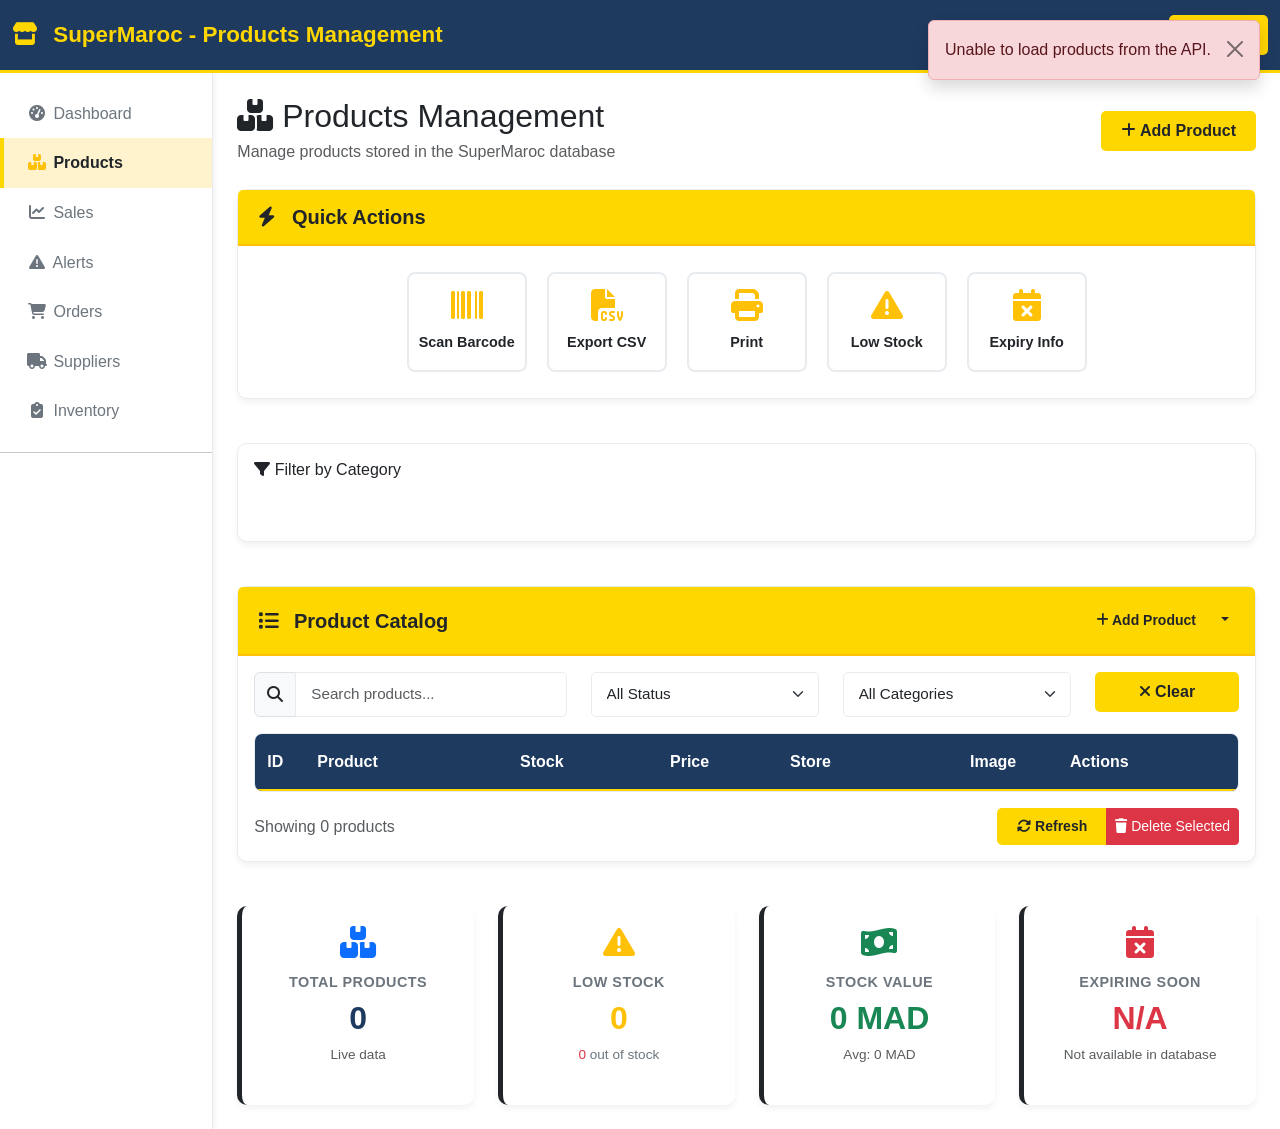
<file: mini-admin/products.html>
<!DOCTYPE html>
<html lang="en">

<head>
    <meta charset="UTF-8">
    <meta name="viewport" content="width=device-width, initial-scale=1.0">

    <title>Products Management - SuperMaroc</title>

    <!-- Bootstrap -->
    <link
        href="https://cdn.jsdelivr.net/npm/bootstrap@5.3.0/dist/css/bootstrap.min.css"
        rel="stylesheet"
    >

    <!-- Font Awesome -->
    <link
        rel="stylesheet"
        href="https://cdnjs.cloudflare.com/ajax/libs/font-awesome/6.4.0/css/all.min.css"
    >

    <!-- Custom CSS -->
    <link rel="stylesheet" href="products.css">
</head>

<body>

    <!-- =====================================================
         NAVBAR
    ====================================================== -->

    <nav class="navbar navbar-expand-lg navbar-dark">

        <div class="container-fluid">

            <a
                class="navbar-brand"
                href="index.html"
            >
                <i class="fas fa-store"></i>
                SuperMaroc - Products Management
            </a>

            <div class="d-flex align-items-center">

                <span class="text-light me-3">
                    <i class="fas fa-database"></i>
                    <strong>Live Database</strong>
                </span>

                <button
                    type="button"
                    class="btn btn-yellow"
                    id="syncButton"
                >
                    <i class="fas fa-sync-alt"></i>
                    Sync
                </button>

            </div>

        </div>

    </nav>


    <!-- =====================================================
         MAIN LAYOUT
    ====================================================== -->

    <div class="container-fluid">

        <div class="row">


            <!-- =================================================
                 SIDEBAR
            ================================================== -->

            <div class="col-md-2 p-0 sidebar">

                <div class="pt-3">

                    <a href="index.html">
                        <i class="fas fa-tachometer-alt"></i>
                        Dashboard
                    </a>

                    <a
                        href="products.html"
                        class="active"
                    >
                        <i class="fas fa-boxes"></i>
                        Products
                    </a>

                    <a href="sales.html">
                        <i class="fas fa-chart-line"></i>
                        Sales
                    </a>

                    <a href="alerts.html">
                        <i class="fas fa-exclamation-triangle"></i>
                        Alerts
                    </a>

                    <a href="orders.html">
                        <i class="fas fa-shopping-cart"></i>
                        Orders
                    </a>

                    <a href="suppliers.html">
                        <i class="fas fa-truck"></i>
                        Suppliers
                    </a>

                    <a href="inventory.html">
                        <i class="fas fa-clipboard-check"></i>
                        Inventory
                    </a>

                    <hr class="my-3">

                </div>

            </div>


            <!-- =================================================
                 MAIN CONTENT
            ================================================== -->

            <div class="col-md-10 p-4">


                <!-- PAGE HEADER -->

                <div
                    class="d-flex justify-content-between align-items-center mb-4"
                >

                    <div>

                        <h2 class="mb-1">

                            <i class="fas fa-boxes"></i>

                            Products Management

                        </h2>

                        <p class="text-muted mb-0">

                            Manage products stored in the
                            SuperMaroc database

                        </p>

                    </div>


                    <button
                        type="button"
                        class="btn btn-yellow"
                        id="addProductBtn"
                    >

                        <i class="fas fa-plus"></i>

                        Add Product

                    </button>

                </div>



                <!-- =================================================
                     QUICK ACTIONS
                ================================================== -->

                <div class="row mb-4">

                    <div class="col-12">

                        <div class="card">

                            <div class="card-header card-header-yellow">

                                <h5 class="mb-0">

                                    <i class="fas fa-bolt"></i>

                                    Quick Actions

                                </h5>

                            </div>


                            <div class="card-body">

                                <div
                                    class="d-flex flex-wrap justify-content-center"
                                >

                                    <div
                                        class="quick-action-btn"
                                        id="scanBarcodeBtn"
                                    >

                                        <i class="fas fa-barcode"></i>

                                        <span>
                                            Scan Barcode
                                        </span>

                                    </div>


                                    <div
                                        class="quick-action-btn"
                                        id="exportCSVBtn"
                                    >

                                        <i class="fas fa-file-csv"></i>

                                        <span>
                                            Export CSV
                                        </span>

                                    </div>


                                    <div
                                        class="quick-action-btn"
                                        id="printTagsBtn"
                                    >

                                        <i class="fas fa-print"></i>

                                        <span>
                                            Print
                                        </span>

                                    </div>


                                    <div
                                        class="quick-action-btn"
                                        id="lowStockBtn"
                                    >

                                        <i class="fas fa-exclamation-triangle"></i>

                                        <span>
                                            Low Stock
                                        </span>

                                    </div>


                                    <div
                                        class="quick-action-btn"
                                        id="expiringBtn"
                                    >

                                        <i class="fas fa-calendar-times"></i>

                                        <span>
                                            Expiry Info
                                        </span>

                                    </div>

                                </div>

                            </div>

                        </div>

                    </div>

                </div>



                <!-- =================================================
                     CATEGORY FILTERS
                ================================================== -->

                <div class="row mb-4">

                    <div class="col-12">

                        <div class="card">

                            <div class="card-body">

                                <h6 class="mb-3">

                                    <i class="fas fa-filter"></i>

                                    Filter by Category

                                </h6>


                                <div
                                    id="category-filters"
                                    class="category-filters-container"
                                >
                                    <!-- Generated by products.js -->
                                </div>

                            </div>

                        </div>

                    </div>

                </div>



                <!-- =================================================
                     PRODUCT CATALOG
                ================================================== -->

                <div class="row">

                    <div class="col-12">

                        <div class="card">


                            <!-- CARD HEADER -->

                            <div
                                class="card-header card-header-yellow d-flex justify-content-between align-items-center"
                            >

                                <h5 class="mb-0">

                                    <i class="fas fa-list"></i>

                                    Product Catalog

                                </h5>


                                <div class="btn-group">

                                    <button
                                        type="button"
                                        class="btn btn-yellow btn-sm"
                                        id="addProductBtnTop"
                                        onclick="productsManager.openAddProductModal()"
                                    >

                                        <i class="fas fa-plus"></i>

                                        Add Product

                                    </button>


                                    <button
                                        type="button"
                                        class="btn btn-yellow btn-sm dropdown-toggle dropdown-toggle-split"
                                        data-bs-toggle="dropdown"
                                    >

                                        <span class="visually-hidden">
                                            Toggle Dropdown
                                        </span>

                                    </button>


                                    <ul class="dropdown-menu">

                                        <li>

                                            <a
                                                class="dropdown-item"
                                                href="#"
                                                id="exportPDFBtn"
                                            >

                                                <i class="fas fa-file-pdf"></i>

                                                Print / PDF

                                            </a>

                                        </li>


                                        <li>

                                            <a
                                                class="dropdown-item"
                                                href="#"
                                                id="exportExcelBtn"
                                            >

                                                <i class="fas fa-file-excel"></i>

                                                Export Spreadsheet

                                            </a>

                                        </li>


                                        <li>

                                            <a
                                                class="dropdown-item"
                                                href="#"
                                                id="exportCSVBtn2"
                                            >

                                                <i class="fas fa-file-csv"></i>

                                                Export CSV

                                            </a>

                                        </li>

                                    </ul>

                                </div>

                            </div>


                            <!-- CARD BODY -->

                            <div class="card-body">


                                <!-- =================================================
                                     SEARCH / FILTER BAR
                                ================================================== -->

                                <div class="row mb-3">

                                    <div class="col-md-4">

                                        <div class="input-group">

                                            <span class="input-group-text">

                                                <i class="fas fa-search"></i>

                                            </span>


                                            <input
                                                type="text"
                                                class="form-control"
                                                id="productSearch"
                                                placeholder="Search products..."
                                            >

                                        </div>

                                    </div>


                                    <div class="col-md-3">

                                        <select
                                            class="form-select"
                                            id="statusFilter"
                                        >

                                            <option value="">
                                                All Status
                                            </option>

                                            <option value="in-stock">
                                                In Stock
                                            </option>

                                            <option value="low-stock">
                                                Low Stock
                                            </option>

                                            <option value="out-of-stock">
                                                Out of Stock
                                            </option>

                                        </select>

                                    </div>


                                    <div class="col-md-3">

                                        <select
                                            class="form-select"
                                            id="categoryFilter"
                                        >

                                            <option value="">
                                                All Categories
                                            </option>

                                            <option value="1">
                                                Fruits
                                            </option>

                                            <option value="2">
                                                Boissons
                                            </option>

                                            <option value="3">
                                                Produits laitiers
                                            </option>

                                            <option value="4">
                                                Épicerie
                                            </option>

                                        </select>

                                    </div>


                                    <div class="col-md-2">

                                        <button
                                            type="button"
                                            class="btn btn-yellow w-100"
                                            id="clearFiltersBtn"
                                        >

                                            <i class="fas fa-times"></i>

                                            Clear

                                        </button>

                                    </div>

                                </div>



                                <!-- =================================================
                                     PRODUCTS TABLE
                                ================================================== -->

                                <div class="table-responsive">

                                    <table
                                        class="table table-hover table-striped align-middle"
                                        id="productsTable"
                                    >

                                        <thead class="table-dark">

                                            <tr>

                                                <th width="50">
                                                    ID
                                                </th>

                                                <th>
                                                    Product
                                                </th>

                                                <th width="150">
                                                    Stock
                                                </th>

                                                <th width="120">
                                                    Price
                                                </th>

                                                <th width="180">
                                                    Store
                                                </th>

                                                <th width="100">
                                                    Image
                                                </th>

                                                <th width="180">
                                                    Actions
                                                </th>

                                            </tr>

                                        </thead>


                                        <tbody id="productsTableBody">

                                            <!-- Products generated by products.js -->

                                        </tbody>

                                    </table>

                                </div>



                                <!-- =================================================
                                     TABLE FOOTER
                                ================================================== -->

                                <div
                                    class="d-flex justify-content-between align-items-center mt-3"
                                >

                                    <div>

                                        <span
                                            class="text-muted"
                                            id="productCountText"
                                        >
                                            Showing 0 products
                                        </span>

                                    </div>


                                    <div>

                                        <div class="btn-group">

                                            <button
                                                type="button"
                                                class="btn btn-yellow btn-sm"
                                                id="refreshProductsBtn"
                                            >

                                                <i class="fas fa-sync-alt"></i>

                                                Refresh

                                            </button>


                                            <button
                                                type="button"
                                                class="btn btn-danger btn-sm"
                                                id="deleteSelectedBtn"
                                            >

                                                <i class="fas fa-trash"></i>

                                                Delete Selected

                                            </button>

                                        </div>

                                    </div>

                                </div>

                            </div>

                        </div>

                    </div>

                </div>



                <!-- =================================================
                     STATISTICS
                ================================================== -->

                <div class="row mt-4">


                    <!-- TOTAL PRODUCTS -->

                    <div class="col-md-3 col-sm-6">

                        <div class="card stat-card">

                            <div class="card-body text-center">

                                <i
                                    class="fas fa-boxes fa-2x text-primary mb-3"
                                ></i>

                                <h6 class="card-title">
                                    Total Products
                                </h6>

                                <h2
                                    class="card-value"
                                    id="totalProducts"
                                >
                                    0
                                </h2>

                                <p
                                    class="card-text text-muted small"
                                >

                                    <span id="weeklyChange">
                                        Live data
                                    </span>

                                </p>

                            </div>

                        </div>

                    </div>


                    <!-- LOW STOCK -->

                    <div class="col-md-3 col-sm-6">

                        <div class="card stat-card">

                            <div class="card-body text-center">

                                <i
                                    class="fas fa-exclamation-triangle fa-2x text-warning mb-3"
                                ></i>

                                <h6 class="card-title">
                                    Low Stock
                                </h6>

                                <h2
                                    class="card-value text-warning"
                                    id="lowStockCount"
                                >
                                    0
                                </h2>

                                <p class="card-text">

                                    <span
                                        id="outOfStockCount"
                                        class="text-danger"
                                    >
                                        0
                                    </span>

                                    out of stock

                                </p>

                            </div>

                        </div>

                    </div>


                    <!-- STOCK VALUE -->

                    <div class="col-md-3 col-sm-6">

                        <div class="card stat-card">

                            <div class="card-body text-center">

                                <i
                                    class="fas fa-money-bill-wave fa-2x text-success mb-3"
                                ></i>

                                <h6 class="card-title">
                                    Stock Value
                                </h6>

                                <h2
                                    class="card-value text-success"
                                    id="totalStockValue"
                                >
                                    0 MAD
                                </h2>

                                <p class="card-text text-muted small">

                                    Avg:
                                    <span id="avgPrice">
                                        0
                                    </span>
                                    MAD

                                </p>

                            </div>

                        </div>

                    </div>


                    <!-- EXPIRING -->

                    <div class="col-md-3 col-sm-6">

                        <div class="card stat-card">

                            <div class="card-body text-center">

                                <i
                                    class="fas fa-calendar-times fa-2x text-danger mb-3"
                                ></i>

                                <h6 class="card-title">
                                    Expiring Soon
                                </h6>

                                <h2
                                    class="card-value text-danger"
                                    id="expiringCount"
                                >
                                    N/A
                                </h2>

                                <p
                                    class="card-text text-muted small"
                                >
                                    Not available in database
                                </p>

                            </div>

                        </div>

                    </div>

                </div>

            </div>

        </div>

    </div>
<!-- =====================================================
     ADD / EDIT PRODUCT MODAL
====================================================== -->

<div
    class="modal fade"
    id="addProductModal"
    tabindex="-1"
    aria-hidden="true"
>

    <div class="modal-dialog modal-lg">

        <div class="modal-content">


            <!-- MODAL HEADER -->

            <div class="modal-header modal-header-yellow">

                <h5
                    class="modal-title"
                    id="modalTitle"
                >
                    <i class="fas fa-plus-circle"></i>
                    Add New Product
                </h5>

                <button
                    type="button"
                    class="btn-close"
                    data-bs-dismiss="modal"
                ></button>

            </div>


            <!-- MODAL BODY -->

            <div class="modal-body">

                <form id="productForm">

                    <!-- PRODUCT NAME + CATEGORY -->

                    <div class="row">

                        <div class="col-md-6 mb-3">

                            <label
                                class="form-label"
                                for="productName"
                            >
                                Product Name *
                            </label>

                            <input
                                type="text"
                                class="form-control"
                                id="productName"
                                required
                            >

                        </div>


                        <div class="col-md-6 mb-3">

                            <label
                                class="form-label"
                                for="categoryId"
                            >
                                Category *
                            </label>

                            <select
                                class="form-select"
                                id="categoryId"
                                required
                            >

                                <option value="">
                                    Select category...
                                </option>

                                <option value="1">
                                    Fruits
                                </option>

                                <option value="2">
                                    Boissons
                                </option>

                                <option value="3">
                                    Produits laitiers
                                </option>

                                <option value="4">
                                    Épicerie
                                </option>

                            </select>

                        </div>

                    </div>


                    <!-- STORE + IMAGE -->

                    <div class="row">

                        <div class="col-md-6 mb-3">

                            <label
                                class="form-label"
                                for="storeId"
                            >
                                Store *
                            </label>

                            <select
                                class="form-select"
                                id="storeId"
                                required
                            >

                                <option value="">
                                    Select store...
                                </option>

                                <option value="1">
                                    SuperMaroc Agadir
                                </option>

                                <option value="2">
                                    SuperMaroc Casablanca
                                </option>

                            </select>

                        </div>


                        <div class="col-md-6 mb-3">

                            <label
                                class="form-label"
                                for="imagePath"
                            >
                                Image URL
                            </label>

                            <input
                                type="text"
                                class="form-control"
                                id="imagePath"
                                placeholder="https://... or http://localhost:8888/images/1.jpg"
                            >

                            <small class="text-muted">
                                URL of the product image
                            </small>

                        </div>

                    </div>


                    <!-- PRICE + STOCK -->

                    <div class="row">

                        <div class="col-md-6 mb-3">

                            <label
                                class="form-label"
                                for="sellingPrice"
                            >
                                Selling Price (MAD) *
                            </label>

                            <input
                                type="number"
                                class="form-control"
                                id="sellingPrice"
                                min="0"
                                step="0.01"
                                required
                            >

                        </div>


                        <div class="col-md-6 mb-3">

                            <label
                                class="form-label"
                                for="currentStock"
                            >
                                Current Stock *
                            </label>

                            <input
                                type="number"
                                class="form-control"
                                id="currentStock"
                                min="0"
                                step="1"
                                required
                            >

                        </div>

                    </div>


                    <!-- DESCRIPTION -->

                    <div class="mb-3">

                        <label
                            class="form-label"
                            for="description"
                        >
                            Description
                        </label>

                        <textarea
                            class="form-control"
                            id="description"
                            rows="3"
                            placeholder="Product description..."
                        ></textarea>

                    </div>

                </form>

            </div>


            <!-- MODAL FOOTER -->

            <div class="modal-footer">

                <button
                    type="button"
                    class="btn btn-secondary"
                    data-bs-dismiss="modal"
                >
                    Cancel
                </button>


                <button
                    type="button"
                    class="btn btn-yellow"
                    id="saveProductBtn"
                >

                    <i class="fas fa-save"></i>

                    Save Product

                </button>

            </div>

        </div>

    </div>

</div>



<!-- =====================================================
     SCRIPTS
====================================================== -->

<script
    src="https://cdn.jsdelivr.net/npm/bootstrap@5.3.0/dist/js/bootstrap.bundle.min.js"
></script>

<script src="products.js"></script>

</body>
</html>
</file>
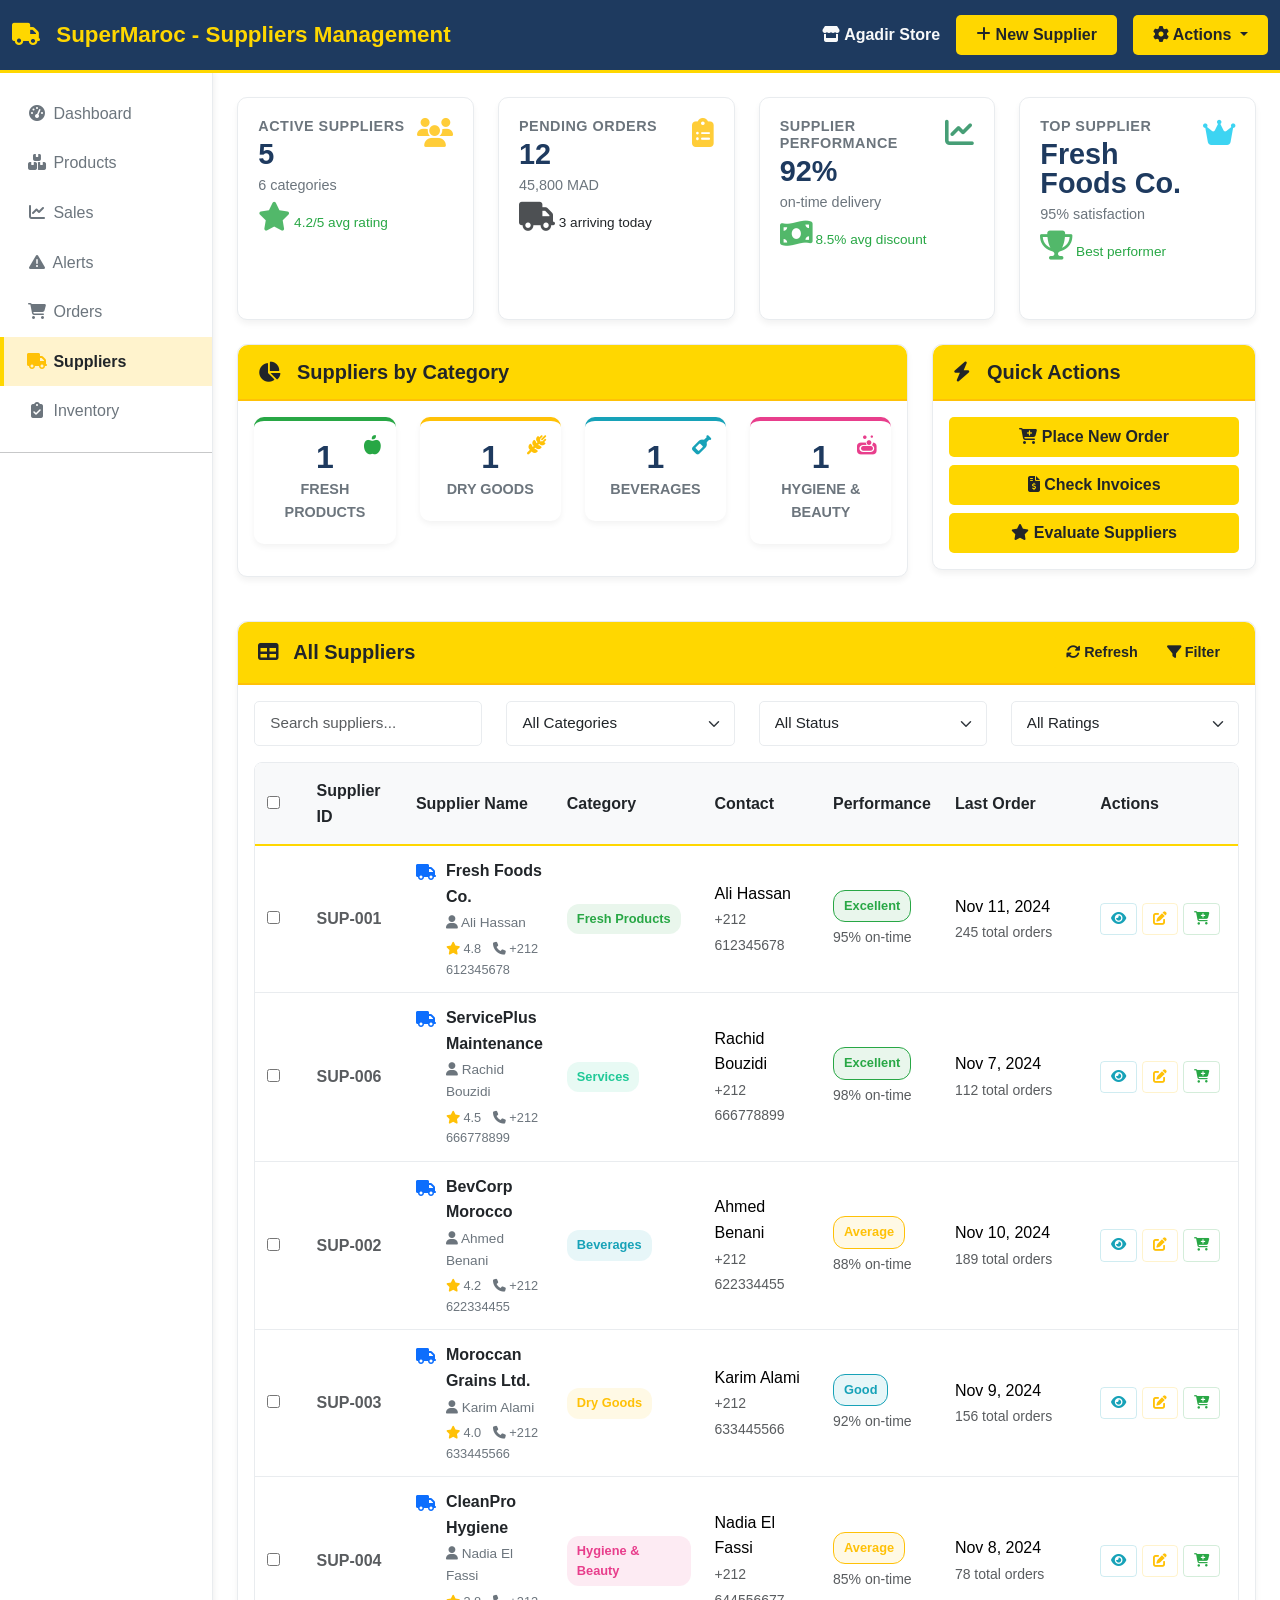
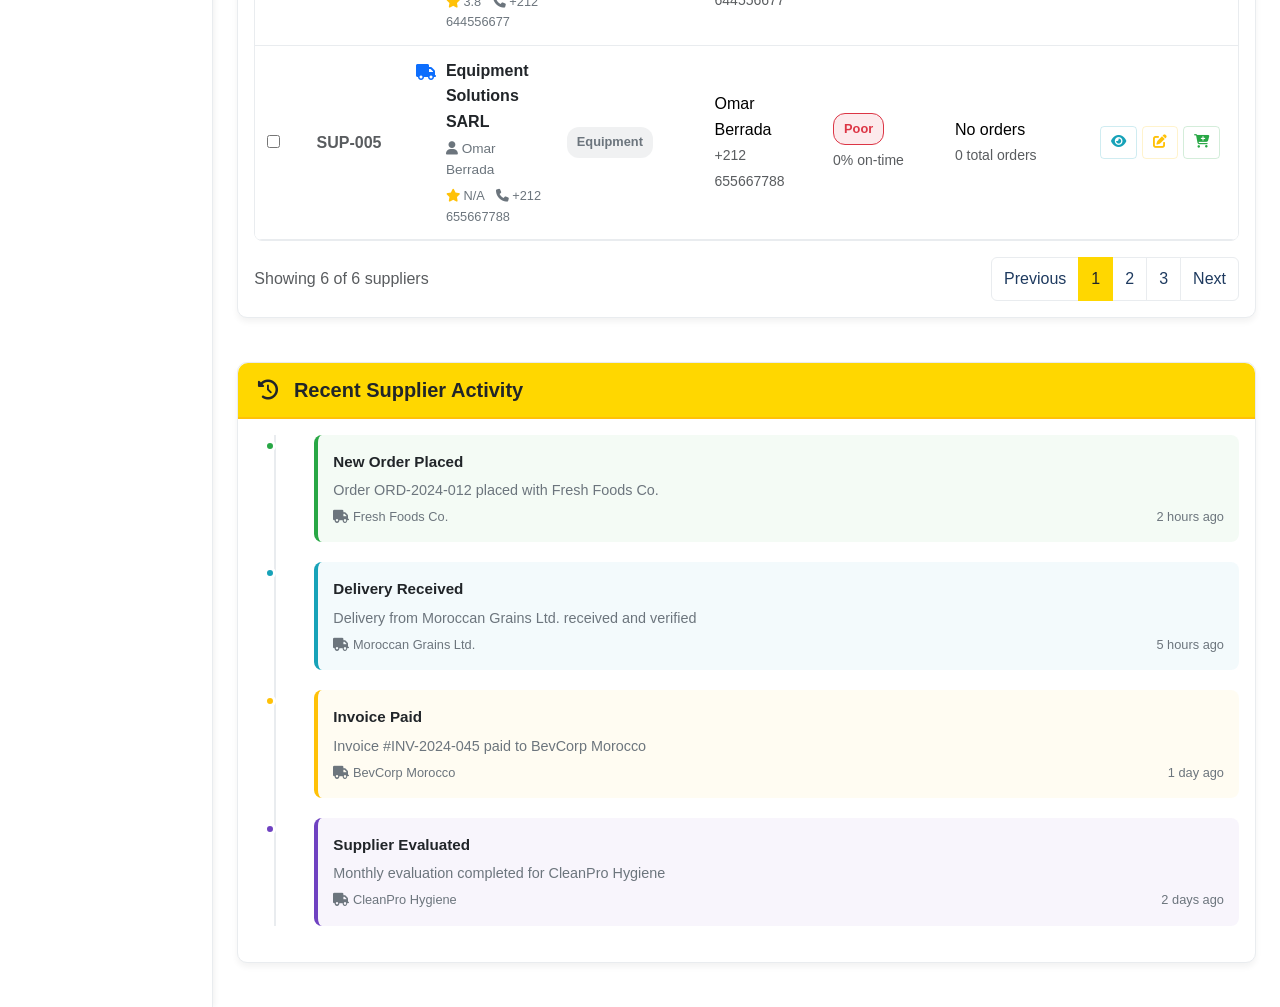
<file: mini-admin/suppliers.html>
<!DOCTYPE html>
<html lang="en">
<head>
    <meta charset="UTF-8">
    <meta name="viewport" content="width=device-width, initial-scale=1.0">
    <title>Suppliers Management - SuperMaroc</title>
    
    <!-- Bootstrap 5 CSS -->
    <link href="https://cdn.jsdelivr.net/npm/bootstrap@5.3.0/dist/css/bootstrap.min.css" rel="stylesheet">
    
    <!-- Font Awesome -->
    <link rel="stylesheet" href="https://cdnjs.cloudflare.com/ajax/libs/font-awesome/6.4.0/css/all.min.css">
    
    <!-- Custom CSS -->
    <link rel="stylesheet" href="suppliers.css">
</head>
<body>
    <!-- Navigation -->
    <nav class="navbar navbar-expand-lg navbar-dark">
        <div class="container-fluid">
            <a class="navbar-brand" href="#">
                <i class="fas fa-truck"></i> SuperMaroc - Suppliers Management
            </a>
            <div class="d-flex align-items-center">
                <span class="text-light me-3">
                    <i class="fas fa-store"></i> <strong id="currentStore">Agadir Store</strong>
                </span>
                <button class="btn btn-yellow me-3" id="createSupplierBtn">
                    <i class="fas fa-plus"></i> New Supplier
                </button>
                <div class="dropdown">
                    <button class="btn btn-yellow dropdown-toggle" type="button" data-bs-toggle="dropdown">
                        <i class="fas fa-cog"></i> Actions
                    </button>
                    <ul class="dropdown-menu">
                        <li><a class="dropdown-item" href="#" id="exportSuppliersBtn"><i class="fas fa-file-export"></i> Export Suppliers</a></li>
                        <li><a class="dropdown-item" href="#" id="importSuppliersBtn"><i class="fas fa-file-import"></i> Import Suppliers</a></li>
                        <li><hr class="dropdown-divider"></li>
                        <li><a class="dropdown-item" href="#" id="bulkEmailBtn"><i class="fas fa-envelope"></i> Send Email</a></li>
                        <li><a class="dropdown-item" href="#" id="generateReportBtn"><i class="fas fa-chart-bar"></i> Generate Report</a></li>
                    </ul>
                </div>
            </div>
        </div>
    </nav>

    <div class="container-fluid">
        <div class="row">
            <!-- Sidebar -->
            <div class="col-md-2 p-0 sidebar">
                <div class="pt-3">
                    <a href="index.html">
                        <i class="fas fa-tachometer-alt"></i> Dashboard
                    </a>
                    <a href="products.html">
                        <i class="fas fa-boxes"></i> Products
                    </a>
                    <a href="sales.html">
                        <i class="fas fa-chart-line"></i> Sales
                    </a>
                    <a href="alerts.html">
                        <i class="fas fa-exclamation-triangle"></i> Alerts
                    </a>
                    <a href="orders.html">
                        <i class="fas fa-shopping-cart"></i> Orders
                    </a>
                    <a href="#" class="active">
                        <i class="fas fa-truck"></i> Suppliers
                    </a>
                    <a href="inventory.html">
                        <i class="fas fa-clipboard-check"></i> Inventory
                    </a>
                    <hr class="my-3">
                    
                </div>
            </div>

            <!-- Main Content -->
            <div class="col-md-10 p-4">
                <!-- Stats Cards -->
                <div class="row mb-4">
                    <div class="col-md-3 col-sm-6">
                        <div class="card stat-card">
                            <div class="card-body">
                                <div class="d-flex justify-content-between align-items-start">
                                    <div>
                                        <h6 class="card-title">ACTIVE SUPPLIERS</h6>
                                        <h2 class="card-value" id="activeSuppliers">24</h2>
                                        <p class="card-detail" id="supplierCategories">8 categories</p>
                                        <p class="card-change positive">
                                            <i class="fas fa-star"></i> 4.2/5 avg rating
                                        </p>
                                    </div>
                                    <i class="fas fa-users fa-2x text-yellow"></i>
                                </div>
                            </div>
                        </div>
                    </div>
                    <div class="col-md-3 col-sm-6">
                        <div class="card stat-card">
                            <div class="card-body">
                                <div class="d-flex justify-content-between align-items-start">
                                    <div>
                                        <h6 class="card-title">PENDING ORDERS</h6>
                                        <h2 class="card-value" id="pendingSupplierOrders">12</h2>
                                        <p class="card-detail" id="pendingAmount">45,800 MAD</p>
                                        <p class="card-change">
                                            <i class="fas fa-truck"></i> 3 arriving today
                                        </p>
                                    </div>
                                    <i class="fas fa-clipboard-list fa-2x text-warning"></i>
                                </div>
                            </div>
                        </div>
                    </div>
                    <div class="col-md-3 col-sm-6">
                        <div class="card stat-card">
                            <div class="card-body">
                                <div class="d-flex justify-content-between align-items-start">
                                    <div>
                                        <h6 class="card-title">SUPPLIER PERFORMANCE</h6>
                                        <h2 class="card-value" id="onTimeDelivery">92%</h2>
                                        <p class="card-detail">on-time delivery</p>
                                        <p class="card-change positive">
                                            <i class="fas fa-money-bill-wave"></i> 8.5% avg discount
                                        </p>
                                    </div>
                                    <i class="fas fa-chart-line fa-2x text-success"></i>
                                </div>
                            </div>
                        </div>
                    </div>
                    <div class="col-md-3 col-sm-6">
                        <div class="card stat-card">
                            <div class="card-body">
                                <div class="d-flex justify-content-between align-items-start">
                                    <div>
                                        <h6 class="card-title">TOP SUPPLIER</h6>
                                        <h3 class="card-value" id="topSupplierName">Fresh Foods Co.</h3>
                                        <p class="card-detail">95% satisfaction</p>
                                        <p class="card-change positive">
                                            <i class="fas fa-trophy"></i> Best performer
                                        </p>
                                    </div>
                                    <i class="fas fa-crown fa-2x text-info"></i>
                                </div>
                            </div>
                        </div>
                    </div>
                </div>

                <!-- Quick Actions & Status -->
                <div class="row mb-4">
                    <div class="col-md-8">
                        <div class="card">
                            <div class="card-header card-header-yellow">
                                <h5 class="mb-0"><i class="fas fa-chart-pie"></i> Suppliers by Category</h5>
                            </div>
                            <div class="card-body">
                                <div class="row">
                                    <div class="col-md-3 col-6 mb-3">
                                        <div class="category-box fresh">
                                            <div class="category-count" id="categoryFresh">8</div>
                                            <div class="category-label">Fresh Products</div>
                                            <i class="fas fa-apple-alt"></i>
                                        </div>
                                    </div>
                                    <div class="col-md-3 col-6 mb-3">
                                        <div class="category-box dry">
                                            <div class="category-count" id="categoryDry">5</div>
                                            <div class="category-label">Dry Goods</div>
                                            <i class="fas fa-wheat-awn"></i>
                                        </div>
                                    </div>
                                    <div class="col-md-3 col-6 mb-3">
                                        <div class="category-box beverages">
                                            <div class="category-count" id="categoryBeverages">4</div>
                                            <div class="category-label">Beverages</div>
                                            <i class="fas fa-wine-bottle"></i>
                                        </div>
                                    </div>
                                    <div class="col-md-3 col-6 mb-3">
                                        <div class="category-box hygiene">
                                            <div class="category-count" id="categoryHygiene">7</div>
                                            <div class="category-label">Hygiene & Beauty</div>
                                            <i class="fas fa-soap"></i>
                                        </div>
                                    </div>
                                </div>
                            </div>
                        </div>
                    </div>
                    <div class="col-md-4">
                        <div class="card">
                            <div class="card-header card-header-yellow">
                                <h5 class="mb-0"><i class="fas fa-bolt"></i> Quick Actions</h5>
                            </div>
                            <div class="card-body">
                                <div class="d-grid gap-2">
                                    <button class="btn btn-yellow" id="placeOrderBtn">
                                        <i class="fas fa-cart-plus"></i> Place New Order
                                    </button>
                                    <button class="btn btn-yellow" id="checkInvoicesBtn">
                                        <i class="fas fa-file-invoice-dollar"></i> Check Invoices
                                    </button>
                                    <button class="btn btn-yellow" id="evaluateSuppliersBtn">
                                        <i class="fas fa-star"></i> Evaluate Suppliers
                                    </button>
                                </div>
                            </div>
                        </div>
                    </div>
                </div>

                <!-- Suppliers Table -->
                <div class="row">
                    <div class="col-12">
                        <div class="card">
                            <div class="card-header card-header-yellow d-flex justify-content-between align-items-center">
                                <h5 class="mb-0"><i class="fas fa-table"></i> All Suppliers</h5>
                                <div class="btn-group">
                                    <button class="btn btn-yellow btn-sm" id="refreshSuppliersBtn">
                                        <i class="fas fa-sync-alt"></i> Refresh
                                    </button>
                                    <button class="btn btn-yellow btn-sm" id="filterSuppliersBtn">
                                        <i class="fas fa-filter"></i> Filter
                                    </button>
                                </div>
                            </div>
                            <div class="card-body">
                                <!-- Filter Bar -->
                                <div class="row mb-3">
                                    <div class="col-md-3">
                                        <input type="text" class="form-control" id="supplierSearch" placeholder="Search suppliers...">
                                    </div>
                                    <div class="col-md-3">
                                        <select class="form-select" id="categoryFilter">
                                            <option value="">All Categories</option>
                                            <option value="fresh">Fresh Products</option>
                                            <option value="dry">Dry Goods</option>
                                            <option value="beverages">Beverages</option>
                                            <option value="hygiene">Hygiene & Beauty</option>
                                            <option value="cleaning">Cleaning</option>
                                            <option value="equipment">Equipment</option>
                                        </select>
                                    </div>
                                    <div class="col-md-3">
                                        <select class="form-select" id="statusFilter">
                                            <option value="">All Status</option>
                                            <option value="active">Active</option>
                                            <option value="inactive">Inactive</option>
                                            <option value="pending">Pending</option>
                                            <option value="preferred">Preferred</option>
                                            <option value="blocked">Blocked</option>
                                        </select>
                                    </div>
                                    <div class="col-md-3">
                                        <select class="form-select" id="ratingFilter">
                                            <option value="">All Ratings</option>
                                            <option value="5">★★★★★ (5)</option>
                                            <option value="4">★★★★☆ (4+)</option>
                                            <option value="3">★★★☆☆ (3+)</option>
                                            <option value="2">★★☆☆☆ (2+)</option>
                                            <option value="1">★☆☆☆☆ (1+)</option>
                                        </select>
                                    </div>
                                </div>
                                
                                <!-- Suppliers Table -->
                                <div class="table-responsive">
                                    <table class="table table-hover" id="suppliersTable">
                                        <thead class="table-light">
                                            <tr>
                                                <th width="50">
                                                    <input type="checkbox" id="selectAllSuppliers">
                                                </th>
                                                <th width="100">Supplier ID</th>
                                                <th>Supplier Name</th>
                                                <th width="150">Category</th>
                                                <th width="120">Contact</th>
                                                <th width="120">Performance</th>
                                                <th width="150">Last Order</th>
                                                <th width="150">Actions</th>
                                            </tr>
                                        </thead>
                                        <tbody id="suppliersTableBody">
                                            <!-- Suppliers will be loaded here -->
                                        </tbody>
                                    </table>
                                </div>
                                
                                <!-- Table Footer -->
                                <div class="d-flex justify-content-between align-items-center mt-3">
                                    <div>
                                        <span class="text-muted" id="supplierCountText">Showing 0 suppliers</span>
                                    </div>
                                    <nav>
                                        <ul class="pagination mb-0">
                                            <li class="page-item"><a class="page-link" href="#">Previous</a></li>
                                            <li class="page-item active"><a class="page-link" href="#">1</a></li>
                                            <li class="page-item"><a class="page-link" href="#">2</a></li>
                                            <li class="page-item"><a class="page-link" href="#">3</a></li>
                                            <li class="page-item"><a class="page-link" href="#">Next</a></li>
                                        </ul>
                                    </nav>
                                </div>
                            </div>
                        </div>
                    </div>
                </div>

                <!-- Recent Activity -->
                <div class="row mt-4">
                    <div class="col-12">
                        <div class="card">
                            <div class="card-header card-header-yellow">
                                <h5 class="mb-0"><i class="fas fa-history"></i> Recent Supplier Activity</h5>
                            </div>
                            <div class="card-body">
                                <div class="timeline" id="supplierTimeline">
                                    <!-- Timeline items will be loaded here -->
                                </div>
                            </div>
                        </div>
                    </div>
                </div>
            </div>
        </div>
    </div>

    <!-- Create Supplier Modal -->
    <div class="modal fade" id="createSupplierModal" tabindex="-1">
        <div class="modal-dialog modal-lg">
            <div class="modal-content">
                <div class="modal-header modal-header-yellow">
                    <h5 class="modal-title"><i class="fas fa-plus-circle"></i> Add New Supplier</h5>
                    <button type="button" class="btn-close" data-bs-dismiss="modal"></button>
                </div>
                <div class="modal-body">
                    <form id="supplierForm">
                        <div class="row">
                            <div class="col-md-6">
                                <div class="card mb-3">
                                    <div class="card-header">
                                        <h6 class="mb-0"><i class="fas fa-info-circle"></i> Basic Information</h6>
                                    </div>
                                    <div class="card-body">
                                        <div class="row">
                                            <div class="col-md-6 mb-3">
                                                <label class="form-label">Supplier Name *</label>
                                                <input type="text" class="form-control" id="supplierName" required>
                                            </div>
                                            <div class="col-md-6 mb-3">
                                                <label class="form-label">Tax ID / SIRET</label>
                                                <input type="text" class="form-control" id="taxId">
                                            </div>
                                        </div>
                                        <div class="mb-3">
                                            <label class="form-label">Category *</label>
                                            <select class="form-select" id="supplierCategory" required>
                                                <option value="">Select category...</option>
                                                <option value="fresh">Fresh Products</option>
                                                <option value="dry">Dry Goods</option>
                                                <option value="beverages">Beverages</option>
                                                <option value="hygiene">Hygiene & Beauty</option>
                                                <option value="cleaning">Cleaning Products</option>
                                                <option value="equipment">Equipment</option>
                                                <option value="services">Services</option>
                                            </select>
                                        </div>
                                        <div class="mb-3">
                                            <label class="form-label">Company Address</label>
                                            <textarea class="form-control" id="companyAddress" rows="2"></textarea>
                                        </div>
                                    </div>
                                </div>
                            </div>
                            <div class="col-md-6">
                                <div class="card mb-3">
                                    <div class="card-header">
                                        <h6 class="mb-0"><i class="fas fa-user-tie"></i> Contact Information</h6>
                                    </div>
                                    <div class="card-body">
                                        <div class="row">
                                            <div class="col-md-6 mb-3">
                                                <label class="form-label">Primary Contact *</label>
                                                <input type="text" class="form-control" id="primaryContact" required>
                                            </div>
                                            <div class="col-md-6 mb-3">
                                                <label class="form-label">Phone Number *</label>
                                                <input type="tel" class="form-control" id="primaryPhone" required>
                                            </div>
                                        </div>
                                        <div class="mb-3">
                                            <label class="form-label">Email Address *</label>
                                            <input type="email" class="form-control" id="primaryEmail" required>
                                        </div>
                                        <div class="row">
                                            <div class="col-md-6 mb-3">
                                                <label class="form-label">Secondary Contact</label>
                                                <input type="text" class="form-control" id="secondaryContact">
                                            </div>
                                            <div class="col-md-6 mb-3">
                                                <label class="form-label">Secondary Phone</label>
                                                <input type="tel" class="form-control" id="secondaryPhone">
                                            </div>
                                        </div>
                                    </div>
                                </div>
                            </div>
                        </div>

                        <!-- Financial Information -->
                        <div class="card mb-3">
                            <div class="card-header">
                                <h6 class="mb-0"><i class="fas fa-money-bill-wave"></i> Financial Information</h6>
                            </div>
                            <div class="card-body">
                                <div class="row">
                                    <div class="col-md-4 mb-3">
                                        <label class="form-label">Payment Terms</label>
                                        <select class="form-select" id="paymentTerms">
                                            <option value="30 days">30 days</option>
                                            <option value="15 days">15 days</option>
                                            <option value="7 days">7 days</option>
                                            <option value="Cash on delivery">Cash on delivery</option>
                                            <option value="Advance payment">Advance payment</option>
                                        </select>
                                    </div>
                                    <div class="col-md-4 mb-3">
                                        <label class="form-label">Credit Limit (MAD)</label>
                                        <input type="number" class="form-control" id="creditLimit" value="50000">
                                    </div>
                                    <div class="col-md-4 mb-3">
                                        <label class="form-label">Discount (%)</label>
                                        <input type="number" class="form-control" id="discount" step="0.1" min="0" max="100" value="5">
                                    </div>
                                </div>
                                <div class="row">
                                    <div class="col-md-6 mb-3">
                                        <label class="form-label">Bank Name</label>
                                        <input type="text" class="form-control" id="bankName">
                                    </div>
                                    <div class="col-md-6 mb-3">
                                        <label class="form-label">Bank Account</label>
                                        <input type="text" class="form-control" id="bankAccount">
                                    </div>
                                </div>
                            </div>
                        </div>

                        <!-- Additional Information -->
                        <div class="card mb-3">
                            <div class="card-header">
                                <h6 class="mb-0"><i class="fas fa-file-alt"></i> Additional Information</h6>
                            </div>
                            <div class="card-body">
                                <div class="mb-3">
                                    <label class="form-label">Notes / Special Instructions</label>
                                    <textarea class="form-control" id="supplierNotes" rows="3"></textarea>
                                </div>
                                <div class="mb-3">
                                    <label class="form-label">Certifications (comma separated)</label>
                                    <input type="text" class="form-control" id="certifications" placeholder="ISO9001, HACCP, Organic, etc.">
                                </div>
                                <div class="mb-3">
                                    <label class="form-label">Status</label>
                                    <select class="form-select" id="supplierStatus">
                                        <option value="active">Active</option>
                                        <option value="pending">Pending</option>
                                        <option value="inactive">Inactive</option>
                                    </select>
                                </div>
                            </div>
                        </div>
                    </form>
                </div>
                <div class="modal-footer">
                    <button type="button" class="btn btn-secondary" data-bs-dismiss="modal">Cancel</button>
                    <button type="button" class="btn btn-yellow" id="saveSupplierBtn">
                        <i class="fas fa-save"></i> Save Supplier
                    </button>
                </div>
            </div>
        </div>
    </div>

    <!-- Supplier Details Modal -->
    <div class="modal fade" id="supplierDetailsModal" tabindex="-1">
        <div class="modal-dialog modal-xl">
            <div class="modal-content">
                <div class="modal-header modal-header-yellow">
                    <h5 class="modal-title"><i class="fas fa-info-circle"></i> Supplier Details</h5>
                    <button type="button" class="btn-close" data-bs-dismiss="modal"></button>
                </div>
                <div class="modal-body">
                    <div id="supplierDetailsContent">
                        <!-- Supplier details will be loaded here -->
                    </div>
                </div>
                <div class="modal-footer">
                    <button type="button" class="btn btn-secondary" data-bs-dismiss="modal">Close</button>
                    <button type="button" class="btn btn-yellow" id="editSupplierBtn">
                        <i class="fas fa-edit"></i> Edit Supplier
                    </button>
                </div>
            </div>
        </div>
    </div>

    <!-- Place Order Modal -->
    <div class="modal fade" id="placeOrderModal" tabindex="-1">
        <div class="modal-dialog modal-lg">
            <div class="modal-content">
                <div class="modal-header modal-header-yellow">
                    <h5 class="modal-title"><i class="fas fa-cart-plus"></i> Place New Order</h5>
                    <button type="button" class="btn-close" data-bs-dismiss="modal"></button>
                </div>
                <div class="modal-body">
                    <form id="orderSupplierForm">
                        <div class="row mb-3">
                            <div class="col-md-6">
                                <label class="form-label">Select Supplier *</label>
                                <select class="form-select" id="orderSupplierSelect" required>
                                    <option value="">Select supplier...</option>
                                    <!-- Suppliers will be loaded here -->
                                </select>
                            </div>
                            <div class="col-md-6">
                                <label class="form-label">Delivery Date *</label>
                                <input type="date" class="form-control" id="orderDeliveryDate" required>
                            </div>
                        </div>
                        
                        <div class="mb-3">
                            <label class="form-label">Products *</label>
                            <div class="table-responsive">
                                <table class="table" id="orderProductsTable">
                                    <thead>
                                        <tr>
                                            <th>Product</th>
                                            <th width="120">Current Stock</th>
                                            <th width="150">Order Quantity</th>
                                            <th width="120">Unit Price</th>
                                            <th width="120">Total</th>
                                            <th width="50">Action</th>
                                        </tr>
                                    </thead>
                                    <tbody id="orderProductsBody">
                                        <!-- Products will be added here -->
                                    </tbody>
                                </table>
                            </div>
                            <button type="button" class="btn btn-yellow btn-sm mt-2" id="addProductToOrderBtn">
                                <i class="fas fa-plus"></i> Add Product
                            </button>
                        </div>
                        
                        <div class="row">
                            <div class="col-md-6">
                                <div class="mb-3">
                                    <label class="form-label">Shipping Instructions</label>
                                    <textarea class="form-control" id="shippingInstructions" rows="2"></textarea>
                                </div>
                            </div>
                            <div class="col-md-6">
                                <div class="order-summary">
                                    <div class="summary-row">
                                        <span>Subtotal:</span>
                                        <span id="orderSubtotal">0.00 MAD</span>
                                    </div>
                                    <div class="summary-row">
                                        <span>Discount:</span>
                                        <span id="orderDiscount">0.00 MAD</span>
                                    </div>
                                    <div class="summary-row">
                                        <span>Shipping:</span>
                                        <span id="orderShipping">0.00 MAD</span>
                                    </div>
                                    <div class="summary-row total">
                                        <span><strong>Total:</strong></span>
                                        <span id="orderTotal"><strong>0.00 MAD</strong></span>
                                    </div>
                                </div>
                            </div>
                        </div>
                    </form>
                </div>
                <div class="modal-footer">
                    <button type="button" class="btn btn-secondary" data-bs-dismiss="modal">Cancel</button>
                    <button type="button" class="btn btn-yellow" id="submitOrderBtn">
                        <i class="fas fa-paper-plane"></i> Submit Order
                    </button>
                </div>
            </div>
        </div>
    </div>

    <!-- Evaluate Supplier Modal -->
    <div class="modal fade" id="evaluateSupplierModal" tabindex="-1">
        <div class="modal-dialog">
            <div class="modal-content">
                <div class="modal-header modal-header-yellow">
                    <h5 class="modal-title"><i class="fas fa-star"></i> Evaluate Supplier</h5>
                    <button type="button" class="btn-close" data-bs-dismiss="modal"></button>
                </div>
                <div class="modal-body">
                    <form id="evaluationForm">
                        <div class="mb-3">
                            <label class="form-label">Supplier</label>
                            <select class="form-select" id="evaluateSupplierSelect" required>
                                <option value="">Select supplier...</option>
                                <!-- Suppliers will be loaded here -->
                            </select>
                        </div>
                        <div class="mb-3">
                            <label class="form-label">Overall Rating</label>
                            <div class="rating-stars">
                                <i class="fas fa-star" data-rating="1"></i>
                                <i class="fas fa-star" data-rating="2"></i>
                                <i class="fas fa-star" data-rating="3"></i>
                                <i class="fas fa-star" data-rating="4"></i>
                                <i class="fas fa-star" data-rating="5"></i>
                            </div>
                            <input type="hidden" id="overallRating" value="0">
                        </div>
                        <div class="mb-3">
                            <label class="form-label">Comments</label>
                            <textarea class="form-control" id="evaluationComments" rows="3" placeholder="Share your feedback about this supplier..."></textarea>
                        </div>
                    </form>
                </div>
                <div class="modal-footer">
                    <button type="button" class="btn btn-secondary" data-bs-dismiss="modal">Cancel</button>
                    <button type="button" class="btn btn-yellow" id="submitEvaluationBtn">
                        <i class="fas fa-check"></i> Submit Evaluation
                    </button>
                </div>
            </div>
        </div>
    </div>

    <!-- Bootstrap JS -->
    <script src="https://cdn.jsdelivr.net/npm/bootstrap@5.3.0/dist/js/bootstrap.bundle.min.js"></script>
    
    <!-- jQuery -->
    <script src="https://code.jquery.com/jquery-3.6.0.min.js"></script>
    
    <!-- Custom JavaScript -->
    <script src="suppliers.js"></script>
</body>
</html>
</file>
<file: mini-admin/inventory.css>
/* ===== COLOR VARIABLES ===== */
:root {
    --yellow-primary: #FFD700;
    --yellow-dark: #FFC107;
    --yellow-light: #FFF3CD;
    --white-bg: #FFFFFF;
    --white-pure: #FFFFFF;
    --gray-light: #F8F9FA;
    --gray-medium: #E9ECEF;
    --gray-dark: #6C757D;
    --black: #212529;
    --blue-dark: #1E3A5F;
    --success: #28A745;
    --danger: #DC3545;
    --warning: #FFC107;
    --info: #17A2B8;
    --purple: #6F42C1;
    --pink: #E83E8C;
}

/* ===== INVENTORY STATUS COLORS ===== */
:root {
    --status-in-stock: #28A745;
    --status-low-stock: #FFC107;
    --status-out-of-stock: #DC3545;
    --status-expiring: #FD7E14;
}

/* ===== RESET & BASE ===== */
* {
    margin: 0;
    padding: 0;
    box-sizing: border-box;
}

body {
    background-color: var(--white-bg);
    font-family: 'Segoe UI', Tahoma, Geneva, Verdana, sans-serif;
    color: var(--black);
    line-height: 1.6;
}

/* ===== NAVBAR ===== */
.navbar {
    background-color: var(--blue-dark) !important;
    border-bottom: 3px solid var(--yellow-primary);
    padding: 12px 0;
}

.navbar-brand {
    font-weight: bold;
    color: var(--yellow-primary) !important;
    font-size: 1.4rem;
}

.navbar-brand i {
    color: var(--yellow-primary);
    margin-right: 10px;
}

/* ===== BUTTONS ===== */
.btn-yellow {
    background-color: var(--yellow-primary) !important;
    color: var(--black) !important;
    border: none;
    font-weight: 600;
    padding: 8px 20px;
    border-radius: 5px;
    transition: all 0.3s;
}

.btn-yellow:hover {
    background-color: var(--yellow-dark) !important;
    transform: translateY(-2px);
    box-shadow: 0 4px 8px rgba(0,0,0,0.1);
}

.btn-yellow:disabled {
    opacity: 0.6;
    cursor: not-allowed;
}

.btn-yellow.btn-sm {
    padding: 5px 15px;
    font-size: 0.9rem;
}

/* ===== SIDEBAR ===== */
.sidebar {
    background-color: var(--white-pure);
    color: var(--black);
    min-height: calc(100vh - 56px);
    border-right: 1px solid var(--gray-medium);
    box-shadow: 2px 0 5px rgba(0,0,0,0.05);
}

.sidebar a {
    color: var(--gray-dark);
    text-decoration: none;
    display: block;
    padding: 12px 20px;
    border-left: 4px solid transparent;
    transition: all 0.3s;
    font-weight: 500;
}

.sidebar a:hover, .sidebar a.active {
    color: var(--black);
    background-color: var(--yellow-light);
    border-left-color: var(--yellow-primary);
}

.sidebar a.active {
    font-weight: 600;
}

.sidebar i {
    width: 25px;
    text-align: center;
    color: var(--gray-dark);
}

.sidebar a:hover i, .sidebar a.active i {
    color: var(--yellow-dark);
}

/* ===== MAIN CONTENT ===== */
.main-content {
    padding: 20px;
    background-color: var(--white-bg);
}

/* ===== STAT CARDS ===== */
.stat-card {
    border-radius: 10px;
    border: none;
    box-shadow: 0 4px 6px rgba(0,0,0,0.05);
    transition: transform 0.3s;
    margin-bottom: 20px;
    height: 100%;
    background-color: var(--white-pure);
}

.stat-card:hover {
    transform: translateY(-5px);
    box-shadow: 0 6px 12px rgba(0,0,0,0.1);
}

.stat-card .card-body {
    padding: 20px;
}

.stat-card .card-title {
    color: var(--gray-dark);
    font-size: 0.9rem;
    font-weight: 600;
    text-transform: uppercase;
    letter-spacing: 0.5px;
    margin-bottom: 5px;
}

.stat-card .card-value {
    color: var(--blue-dark);
    font-weight: 700;
    font-size: 1.8rem;
    margin: 5px 0;
    line-height: 1;
}

.stat-card .card-detail {
    font-size: 0.9rem;
    color: var(--gray-dark);
    margin-bottom: 5px;
}

.stat-card .card-change {
    font-size: 0.85rem;
    margin-top: 5px;
}

.stat-card .card-change.positive {
    color: var(--success);
}

.stat-card .card-change.negative {
    color: var(--danger);
}

.stat-card i {
    font-size: 1.8rem;
    opacity: 0.8;
}

/* ===== STATUS BOXES ===== */
.status-box {
    background-color: var(--white-pure);
    border-radius: 10px;
    padding: 20px;
    text-align: center;
    position: relative;
    border-top: 4px solid;
    box-shadow: 0 3px 6px rgba(0,0,0,0.05);
    transition: transform 0.3s;
}

.status-box:hover {
    transform: translateY(-3px);
    box-shadow: 0 6px 12px rgba(0,0,0,0.1);
}

.status-box.in-stock {
    border-top-color: var(--status-in-stock);
}

.status-box.low-stock {
    border-top-color: var(--status-low-stock);
}

.status-box.out-of-stock {
    border-top-color: var(--status-out-of-stock);
}

.status-box.expiring {
    border-top-color: var(--status-expiring);
}

.status-count {
    font-size: 2rem;
    font-weight: 700;
    color: var(--blue-dark);
    margin-bottom: 5px;
    line-height: 1;
}

.status-label {
    font-size: 0.9rem;
    color: var(--gray-dark);
    text-transform: uppercase;
    font-weight: 600;
}

.status-box i {
    position: absolute;
    top: 15px;
    right: 15px;
    font-size: 1.2rem;
    color: var(--gray-medium);
}

.status-box.in-stock i {
    color: var(--status-in-stock);
}

.status-box.low-stock i {
    color: var(--status-low-stock);
}

.status-box.out-of-stock i {
    color: var(--status-out-of-stock);
}

.status-box.expiring i {
    color: var(--status-expiring);
}

/* ===== CARD HEADERS ===== */
.card {
    background-color: var(--white-pure);
    border-radius: 10px;
    border: 1px solid var(--gray-medium);
    box-shadow: 0 4px 6px rgba(0,0,0,0.05);
    margin-bottom: 20px;
}

.card-header-yellow {
    background-color: var(--yellow-primary) !important;
    color: var(--black) !important;
    border-bottom: 2px solid var(--yellow-dark);
    font-weight: 600;
    padding: 15px 20px;
    border-radius: 10px 10px 0 0 !important;
}

.card-header-yellow h5 {
    font-weight: 700;
    color: var(--black);
    margin: 0;
}

.card-header-yellow h5 i {
    margin-right: 10px;
}

/* ===== TABLES ===== */
.table-responsive {
    border-radius: 8px;
    overflow: hidden;
    border: 1px solid var(--gray-medium);
}

.table {
    background-color: var(--white-pure);
    color: var(--black);
    margin-bottom: 0;
    border-collapse: separate;
    border-spacing: 0;
}

.table thead th {
    background-color: var(--gray-light);
    color: var(--black);
    font-weight: 600;
    border: none;
    padding: 15px 12px;
    vertical-align: middle;
    border-bottom: 2px solid var(--yellow-primary);
}

.table tbody tr {
    transition: all 0.3s;
}

.table tbody tr:hover {
    background-color: var(--yellow-light) !important;
}

.table tbody td {
    padding: 12px;
    vertical-align: middle;
    border-bottom: 1px solid var(--gray-medium);
}

/* ===== INVENTORY STATUS BADGES ===== */
.inventory-status {
    padding: 5px 12px;
    border-radius: 20px;
    font-size: 0.85rem;
    font-weight: 600;
    display: inline-block;
    text-align: center;
    min-width: 100px;
}

.status-in-stock {
    background-color: rgba(40, 167, 69, 0.1);
    color: var(--status-in-stock);
    border: 1px solid var(--status-in-stock);
}

.status-low-stock {
    background-color: rgba(255, 193, 7, 0.1);
    color: var(--status-low-stock);
    border: 1px solid var(--status-low-stock);
}

.status-out-of-stock {
    background-color: rgba(220, 53, 69, 0.1);
    color: var(--status-out-of-stock);
    border: 1px solid var(--status-out-of-stock);
}

.status-expiring {
    background-color: rgba(253, 126, 20, 0.1);
    color: var(--status-expiring);
    border: 1px solid var(--status-expiring);
}

/* ===== CATEGORY BADGES ===== */
.category-badge {
    padding: 5px 10px;
    border-radius: 12px;
    font-size: 0.8rem;
    font-weight: 600;
    display: inline-block;
}

.category-dairy {
    background-color: rgba(13, 110, 253, 0.1);
    color: #0d6efd;
}

.category-bakery {
    background-color: rgba(255, 193, 7, 0.1);
    color: var(--warning);
}

.category-beverages {
    background-color: rgba(23, 162, 184, 0.1);
    color: var(--info);
}

.category-meat {
    background-color: rgba(220, 53, 69, 0.1);
    color: var(--danger);
}

.category-fruits {
    background-color: rgba(40, 167, 69, 0.1);
    color: var(--success);
}

.category-frozen {
    background-color: rgba(111, 66, 193, 0.1);
    color: var(--purple);
}

.category-hygiene {
    background-color: rgba(232, 62, 140, 0.1);
    color: var(--pink);
}

.category-cleaning {
    background-color: rgba(32, 201, 151, 0.1);
    color: #20c997;
}

/* ===== LOCATION BADGES ===== */
.location-badge {
    padding: 4px 8px;
    border-radius: 8px;
    font-size: 0.75rem;
    font-weight: 600;
    display: inline-block;
    background-color: var(--gray-light);
    color: var(--gray-dark);
}

.location-aisle1 {
    background-color: rgba(13, 110, 253, 0.1);
    color: #0d6efd;
}

.location-aisle2 {
    background-color: rgba(255, 193, 7, 0.1);
    color: var(--warning);
}

.location-aisle3 {
    background-color: rgba(23, 162, 184, 0.1);
    color: var(--info);
}

.location-freezer {
    background-color: rgba(32, 201, 151, 0.1);
    color: #20c997;
}

.location-storage {
    background-color: rgba(108, 117, 125, 0.1);
    color: var(--gray-dark);
}

/* ===== ACTION BUTTONS ===== */
.action-buttons {
    display: flex;
    gap: 5px;
}

.btn-action {
    padding: 5px 10px;
    border-radius: 4px;
    transition: all 0.3s;
    font-size: 0.85rem;
    border: 1px solid transparent;
    background-color: transparent;
}

.btn-action:hover {
    transform: translateY(-2px);
    box-shadow: 0 2px 4px rgba(0,0,0,0.1);
}

.btn-action-view {
    color: var(--info);
    border-color: rgba(23, 162, 184, 0.2);
}

.btn-action-view:hover {
    background-color: rgba(23, 162, 184, 0.1);
}

.btn-action-adjust {
    color: var(--warning);
    border-color: rgba(255, 193, 7, 0.2);
}

.btn-action-adjust:hover {
    background-color: rgba(255, 193, 7, 0.1);
}

.btn-action-order {
    color: var(--success);
    border-color: rgba(40, 167, 69, 0.2);
}

.btn-action-order:hover {
    background-color: rgba(40, 167, 69, 0.1);
}

.btn-action-transfer {
    color: var(--purple);
    border-color: rgba(111, 66, 193, 0.2);
}

.btn-action-transfer:hover {
    background-color: rgba(111, 66, 193, 0.1);
}

/* ===== PRODUCT CARD IN TABLE ===== */
.product-item {
    display: flex;
    align-items: flex-start;
}

.product-item-icon {
    margin-right: 10px;
    padding-top: 2px;
}

.product-item-content {
    flex: 1;
}

.product-item-title {
    font-weight: 600;
    color: var(--black);
    margin-bottom: 3px;
    font-size: 1rem;
}

.product-item-description {
    font-size: 0.85rem;
    color: var(--gray-dark);
    margin-bottom: 5px;
}

.product-item-meta {
    font-size: 0.8rem;
    color: var(--gray-dark);
}

/* ===== FILTER CONTROLS ===== */
.filter-controls {
    background-color: var(--gray-light);
    padding: 15px;
    border-radius: 8px;
    margin-bottom: 20px;
}

.filter-controls .form-control,
.filter-controls .form-select {
    background-color: var(--white-pure);
    border: 1px solid var(--gray-medium);
    color: var(--black);
    border-radius: 5px;
    padding: 10px 15px;
    font-size: 0.95rem;
}

.filter-controls .form-control:focus,
.filter-controls .form-select:focus {
    border-color: var(--yellow-primary);
    box-shadow: 0 0 0 0.25rem rgba(255, 215, 0, 0.25);
    background-color: var(--white-pure);
    outline: none;
}

/* ===== TIMELINE ===== */
.timeline {
    position: relative;
    padding-left: 40px;
}

.timeline::before {
    content: '';
    position: absolute;
    left: 20px;
    top: 0;
    bottom: 0;
    width: 2px;
    background-color: var(--gray-medium);
}

.timeline-item {
    position: relative;
    margin-bottom: 20px;
    padding-left: 20px;
}

.timeline-item::before {
    content: '';
    position: absolute;
    left: -30px;
    top: 5px;
    width: 12px;
    height: 12px;
    border-radius: 50%;
    background-color: var(--gray-medium);
    border: 3px solid var(--white-pure);
}

.timeline-item.stock-in::before {
    background-color: var(--success);
}

.timeline-item.stock-out::before {
    background-color: var(--info);
}

.timeline-item.adjustment::before {
    background-color: var(--warning);
}

.timeline-item.expiry::before {
    background-color: var(--danger);
}

.timeline-content {
    background-color: var(--gray-light);
    padding: 15px;
    border-radius: 8px;
    border-left: 4px solid var(--gray-medium);
}

.timeline-item.stock-in .timeline-content {
    border-left-color: var(--success);
    background-color: rgba(40, 167, 69, 0.05);
}

.timeline-item.stock-out .timeline-content {
    border-left-color: var(--info);
    background-color: rgba(23, 162, 184, 0.05);
}

.timeline-item.adjustment .timeline-content {
    border-left-color: var(--warning);
    background-color: rgba(255, 193, 7, 0.05);
}

.timeline-item.expiry .timeline-content {
    border-left-color: var(--danger);
    background-color: rgba(220, 53, 69, 0.05);
}

.timeline-title {
    font-weight: 600;
    color: var(--black);
    margin-bottom: 5px;
    font-size: 0.95rem;
}

.timeline-description {
    font-size: 0.9rem;
    color: var(--gray-dark);
    margin-bottom: 5px;
}

.timeline-meta {
    font-size: 0.8rem;
    color: var(--gray-dark);
    display: flex;
    justify-content: space-between;
}

/* ===== ALERTS ===== */
.alert-item {
    padding: 12px;
    margin-bottom: 10px;
    border-radius: 8px;
    border-left: 4px solid;
    background-color: var(--gray-light);
    display: flex;
    align-items: flex-start;
}

.alert-item.critical {
    border-left-color: var(--danger);
    background-color: rgba(220, 53, 69, 0.05);
}

.alert-item.warning {
    border-left-color: var(--warning);
    background-color: rgba(255, 193, 7, 0.05);
}

.alert-item.info {
    border-left-color: var(--info);
    background-color: rgba(23, 162, 184, 0.05);
}

.alert-icon {
    margin-right: 10px;
    padding-top: 2px;
}

.alert-content {
    flex: 1;
}

.alert-title {
    font-weight: 600;
    color: var(--black);
    margin-bottom: 3px;
    font-size: 0.9rem;
}

.alert-description {
    font-size: 0.85rem;
    color: var(--gray-dark);
}

.alert-time {
    font-size: 0.75rem;
    color: var(--gray-dark);
    margin-top: 5px;
}

/* ===== BARCODE SCANNER ===== */
.barcode-scanner {
    position: relative;
    width: 200px;
    height: 150px;
    margin: 0 auto;
    border: 2px dashed var(--gray-medium);
    border-radius: 8px;
    display: flex;
    align-items: center;
    justify-content: center;
    background-color: var(--gray-light);
}

.scanner-line {
    position: absolute;
    top: 0;
    left: 0;
    right: 0;
    height: 2px;
    background-color: var(--yellow-primary);
    animation: scan 2s linear infinite;
}

@keyframes scan {
    0% {
        top: 0;
    }
    50% {
        top: 100%;
    }
    100% {
        top: 0;
    }
}

/* ===== MODALS ===== */
.modal-header-yellow {
    background-color: var(--yellow-primary) !important;
    color: var(--black) !important;
    border-bottom: 2px solid var(--yellow-dark);
    padding: 15px 20px;
}

.modal-header-yellow .modal-title {
    font-weight: 700;
    margin: 0;
}

.modal-header-yellow .modal-title i {
    margin-right: 10px;
}

.modal-header-yellow .btn-close {
    filter: invert(0.5);
    opacity: 1;
}

/* ===== FORM CONTROLS ===== */
.form-control, .form-select {
    background-color: var(--white-pure);
    border: 1px solid var(--gray-medium);
    color: var(--black);
    border-radius: 5px;
    padding: 10px 15px;
    font-size: 0.95rem;
}

.form-control:focus, .form-select:focus {
    border-color: var(--yellow-primary);
    box-shadow: 0 0 0 0.25rem rgba(255, 215, 0, 0.25);
    background-color: var(--white-pure);
    outline: none;
}

.form-label {
    color: var(--black);
    font-weight: 600;
    margin-bottom: 8px;
    font-size: 0.9rem;
}

.form-check-input:checked {
    background-color: var(--yellow-primary);
    border-color: var(--yellow-primary);
}

/* ===== PRODUCT DETAILS ===== */
.product-details-container {
    padding: 20px;
}

.product-details-header {
    margin-bottom: 20px;
    padding-bottom: 15px;
    border-bottom: 2px solid var(--gray-medium);
}

.product-details-title {
    font-size: 1.5rem;
    font-weight: 700;
    color: var(--black);
    margin-bottom: 10px;
}

.product-details-meta {
    display: flex;
    flex-wrap: wrap;
    gap: 20px;
    margin-bottom: 15px;
}

.meta-item {
    display: flex;
    flex-direction: column;
}

.meta-label {
    font-size: 0.8rem;
    color: var(--gray-dark);
    margin-bottom: 2px;
}

.meta-value {
    font-weight: 600;
    color: var(--black);
}

.product-stats {
    display: flex;
    gap: 20px;
    margin: 20px 0;
    padding: 20px;
    background-color: var(--gray-light);
    border-radius: 8px;
}

.stat-item {
    text-align: center;
    flex: 1;
}

.stat-value {
    font-size: 1.8rem;
    font-weight: 700;
    color: var(--blue-dark);
    margin-bottom: 5px;
}

.stat-label {
    font-size: 0.9rem;
    color: var(--gray-dark);
}

/* ===== STOCK PROGRESS BAR ===== */
.stock-progress {
    margin-top: 5px;
}

.progress {
    height: 6px;
    background-color: var(--gray-light);
    border-radius: 3px;
    overflow: hidden;
}

.progress-bar {
    background-color: var(--success);
    transition: width 0.3s;
}

.progress-bar.low {
    background-color: var(--warning);
}

.progress-bar.critical {
    background-color: var(--danger);
}

.stock-indicator {
    display: flex;
    justify-content: space-between;
    font-size: 0.75rem;
    color: var(--gray-dark);
    margin-top: 2px;
}

/* ===== PAGINATION ===== */
.pagination .page-link {
    color: var(--blue-dark);
    border: 1px solid var(--gray-medium);
    padding: 8px 12px;
}

.pagination .page-item.active .page-link {
    background-color: var(--yellow-primary);
    border-color: var(--yellow-primary);
    color: var(--black);
}

.pagination .page-link:hover {
    background-color: var(--yellow-light);
    border-color: var(--yellow-primary);
}

/* ===== NO DATA MESSAGE ===== */
.no-data {
    text-align: center;
    padding: 40px 20px;
    color: var(--gray-dark);
}

.no-data i {
    font-size: 3rem;
    margin-bottom: 15px;
    color: var(--gray-medium);
}

.no-data h5 {
    margin-bottom: 10px;
    color: var(--gray-dark);
}

/* ===== LOADING SPINNER ===== */
.loading-spinner {
    display: inline-block;
    width: 20px;
    height: 20px;
    border: 3px solid var(--gray-light);
    border-top-color: var(--yellow-primary);
    border-radius: 50%;
    animation: spin 1s linear infinite;
}

@keyframes spin {
    to { transform: rotate(360deg); }
}

/* ===== NOTIFICATIONS ===== */
.notification-container {
    position: fixed;
    top: 20px;
    right: 20px;
    z-index: 9999;
    max-width: 400px;
}

.notification {
    background-color: var(--white-pure);
    border-radius: 8px;
    box-shadow: 0 4px 12px rgba(0,0,0,0.15);
    padding: 15px;
    margin-bottom: 10px;
    border-left: 4px solid;
    animation: slideIn 0.3s ease-out;
}

.notification.success {
    border-left-color: var(--success);
}

.notification.error {
    border-left-color: var(--danger);
}

.notification.warning {
    border-left-color: var(--warning);
}

.notification.info {
    border-left-color: var(--info);
}

@keyframes slideIn {
    from {
        transform: translateX(100%);
        opacity: 0;
    }
    to {
        transform: translateX(0);
        opacity: 1;
    }
}

/* ===== RESPONSIVE DESIGN ===== */
@media (max-width: 768px) {
    .sidebar {
        min-height: auto;
        border-right: none;
        border-bottom: 1px solid var(--gray-medium);
    }
    
    .main-content {
        padding: 15px !important;
    }
    
    .stat-card .card-value {
        font-size: 1.5rem;
    }
    
    .status-box {
        padding: 15px;
    }
    
    .status-count {
        font-size: 1.5rem;
    }
    
    .table-responsive {
        font-size: 0.9rem;
    }
    
    .table th, .table td {
        padding: 8px;
    }
    
    .action-buttons {
        flex-wrap: wrap;
    }
    
    .btn-action {
        padding: 4px 8px;
        font-size: 0.8rem;
    }
    
    .timeline {
        padding-left: 30px;
    }
    
    .timeline::before {
        left: 15px;
    }
    
    .timeline-item {
        padding-left: 15px;
    }
    
    .timeline-item::before {
        left: -20px;
    }
    
    .product-stats {
        flex-direction: column;
        gap: 10px;
    }
}

@media (max-width: 576px) {
    .stat-card .card-value {
        font-size: 1.2rem;
    }
    
    .btn-yellow {
        padding: 6px 12px;
        font-size: 0.9rem;
    }
    
    .status-count {
        font-size: 1.2rem;
    }
    
    .inventory-status, .category-badge, .location-badge {
        font-size: 0.75rem;
        padding: 3px 8px;
        min-width: 80px;
    }
}

/* ===== UTILITY CLASSES ===== */
.text-yellow {
    color: var(--yellow-dark) !important;
}

.bg-yellow-light {
    background-color: var(--yellow-light) !important;
}

.border-yellow {
    border-color: var(--yellow-primary) !important;
}

.cursor-pointer {
    cursor: pointer;
}

.text-ellipsis {
    white-space: nowrap;
    overflow: hidden;
    text-overflow: ellipsis;
}

/* ===== SCROLLBAR ===== */
::-webkit-scrollbar {
    width: 8px;
    height: 8px;
}

::-webkit-scrollbar-track {
    background: var(--gray-light);
    border-radius: 4px;
}

::-webkit-scrollbar-thumb {
    background: var(--yellow-dark);
    border-radius: 4px;
}

::-webkit-scrollbar-thumb:hover {
    background: var(--yellow-primary);
}
</file>
<file: mini-admin/orders.css>
/* ===== COLOR VARIABLES ===== */
:root {
    --yellow-primary: #FFD700;
    --yellow-dark: #FFC107;
    --yellow-light: #FFF3CD;
    --white-bg: #FFFFFF;
    --white-pure: #FFFFFF;
    --gray-light: #F8F9FA;
    --gray-medium: #E9ECEF;
    --gray-dark: #6C757D;
    --black: #212529;
    --blue-dark: #1E3A5F;
    --success: #28A745;
    --danger: #DC3545;
    --warning: #FFC107;
    --info: #17A2B8;
    --purple: #6F42C1;
    --pink: #E83E8C;
}

/* ===== ORDER STATUS COLORS ===== */
:root {
    --status-new: #0d6efd;
    --status-confirmed: #17a2b8;
    --status-processing: #6f42c1;
    --status-ready: #28a745;
    --status-shipped: #20c997;
    --status-delivered: #198754;
    --status-cancelled: #dc3545;
    --status-refunded: #fd7e14;
}

/* ===== RESET & BASE ===== */
* {
    margin: 0;
    padding: 0;
    box-sizing: border-box;
}

body {
    background-color: var(--white-bg);
    font-family: 'Segoe UI', Tahoma, Geneva, Verdana, sans-serif;
    color: var(--black);
    line-height: 1.6;
}

/* ===== NAVBAR ===== */
.navbar {
    background-color: var(--blue-dark) !important;
    border-bottom: 3px solid var(--yellow-primary);
    padding: 12px 0;
}

.navbar-brand {
    font-weight: bold;
    color: var(--yellow-primary) !important;
    font-size: 1.4rem;
}

.navbar-brand i {
    color: var(--yellow-primary);
    margin-right: 10px;
}

/* ===== BUTTONS ===== */
.btn-yellow {
    background-color: var(--yellow-primary) !important;
    color: var(--black) !important;
    border: none;
    font-weight: 600;
    padding: 8px 20px;
    border-radius: 5px;
    transition: all 0.3s;
}

.btn-yellow:hover {
    background-color: var(--yellow-dark) !important;
    transform: translateY(-2px);
    box-shadow: 0 4px 8px rgba(0,0,0,0.1);
}

.btn-yellow:disabled {
    opacity: 0.6;
    cursor: not-allowed;
}

.btn-yellow.btn-sm {
    padding: 5px 15px;
    font-size: 0.9rem;
}

/* ===== SIDEBAR ===== */
.sidebar {
    background-color: var(--white-pure);
    color: var(--black);
    min-height: calc(100vh - 56px);
    border-right: 1px solid var(--gray-medium);
    box-shadow: 2px 0 5px rgba(0,0,0,0.05);
}

.sidebar a {
    color: var(--gray-dark);
    text-decoration: none;
    display: block;
    padding: 12px 20px;
    border-left: 4px solid transparent;
    transition: all 0.3s;
    font-weight: 500;
}

.sidebar a:hover, .sidebar a.active {
    color: var(--black);
    background-color: var(--yellow-light);
    border-left-color: var(--yellow-primary);
}

.sidebar a.active {
    font-weight: 600;
}

.sidebar i {
    width: 25px;
    text-align: center;
    color: var(--gray-dark);
}

.sidebar a:hover i, .sidebar a.active i {
    color: var(--yellow-dark);
}

/* ===== MAIN CONTENT ===== */
.main-content {
    padding: 20px;
    background-color: var(--white-bg);
}

/* ===== STAT CARDS ===== */
.stat-card {
    border-radius: 10px;
    border: none;
    box-shadow: 0 4px 6px rgba(0,0,0,0.05);
    transition: transform 0.3s;
    margin-bottom: 20px;
    height: 100%;
    background-color: var(--white-pure);
}

.stat-card:hover {
    transform: translateY(-5px);
    box-shadow: 0 6px 12px rgba(0,0,0,0.1);
}

.stat-card .card-body {
    padding: 20px;
}

.stat-card .card-title {
    color: var(--gray-dark);
    font-size: 0.9rem;
    font-weight: 600;
    text-transform: uppercase;
    letter-spacing: 0.5px;
    margin-bottom: 5px;
}

.stat-card .card-value {
    color: var(--blue-dark);
    font-weight: 700;
    font-size: 1.8rem;
    margin: 5px 0;
    line-height: 1;
}

.stat-card .card-detail {
    font-size: 0.9rem;
    color: var(--gray-dark);
    margin-bottom: 5px;
}

.stat-card .card-change {
    font-size: 0.85rem;
    margin-top: 5px;
}

.stat-card .card-change.positive {
    color: var(--success);
}

.stat-card .card-change.negative {
    color: var(--danger);
}

.stat-card i {
    font-size: 1.8rem;
    opacity: 0.8;
}

/* ===== CARD HEADERS ===== */
.card {
    background-color: var(--white-pure);
    border-radius: 10px;
    border: 1px solid var(--gray-medium);
    box-shadow: 0 4px 6px rgba(0,0,0,0.05);
    margin-bottom: 20px;
}

.card-header-yellow {
    background-color: var(--yellow-primary) !important;
    color: var(--black) !important;
    border-bottom: 2px solid var(--yellow-dark);
    font-weight: 600;
    padding: 15px 20px;
    border-radius: 10px 10px 0 0 !important;
}

.card-header-yellow h5 {
    font-weight: 700;
    color: var(--black);
    margin: 0;
}

.card-header-yellow h5 i {
    margin-right: 10px;
}

/* ===== STATUS BOXES ===== */
.status-box {
    background-color: var(--white-pure);
    border-radius: 10px;
    padding: 20px;
    text-align: center;
    position: relative;
    border-top: 4px solid;
    box-shadow: 0 3px 6px rgba(0,0,0,0.05);
    transition: transform 0.3s;
}

.status-box:hover {
    transform: translateY(-3px);
    box-shadow: 0 6px 12px rgba(0,0,0,0.1);
}

.status-box.new {
    border-top-color: var(--status-new);
}

.status-box.processing {
    border-top-color: var(--status-processing);
}

.status-box.ready {
    border-top-color: var(--status-ready);
}

.status-box.delivered {
    border-top-color: var(--status-delivered);
}

.status-count {
    font-size: 2rem;
    font-weight: 700;
    color: var(--blue-dark);
    margin-bottom: 5px;
}

.status-label {
    font-size: 0.9rem;
    color: var(--gray-dark);
    text-transform: uppercase;
    font-weight: 600;
}

.status-box i {
    position: absolute;
    top: 15px;
    right: 15px;
    font-size: 1.2rem;
    color: var(--gray-medium);
}

.status-box.new i {
    color: var(--status-new);
}

.status-box.processing i {
    color: var(--status-processing);
}

.status-box.ready i {
    color: var(--status-ready);
}

.status-box.delivered i {
    color: var(--status-delivered);
}

/* ===== TABLES ===== */
.table-responsive {
    border-radius: 8px;
    overflow: hidden;
    border: 1px solid var(--gray-medium);
}

.table {
    background-color: var(--white-pure);
    color: var(--black);
    margin-bottom: 0;
    border-collapse: separate;
    border-spacing: 0;
}

.table thead th {
    background-color: var(--gray-light);
    color: var(--black);
    font-weight: 600;
    border: none;
    padding: 15px 12px;
    vertical-align: middle;
    border-bottom: 2px solid var(--yellow-primary);
}

.table tbody tr {
    transition: all 0.3s;
}

.table tbody tr:hover {
    background-color: var(--yellow-light) !important;
}

.table tbody td {
    padding: 12px;
    vertical-align: middle;
    border-bottom: 1px solid var(--gray-medium);
}

/* ===== ORDER STATUS BADGES ===== */
.order-status {
    padding: 5px 12px;
    border-radius: 20px;
    font-size: 0.85rem;
    font-weight: 600;
    display: inline-block;
    text-align: center;
    min-width: 100px;
}

.status-new {
    background-color: rgba(13, 110, 253, 0.1);
    color: var(--status-new);
    border: 1px solid var(--status-new);
}

.status-confirmed {
    background-color: rgba(23, 162, 184, 0.1);
    color: var(--status-confirmed);
    border: 1px solid var(--status-confirmed);
}

.status-processing {
    background-color: rgba(111, 66, 193, 0.1);
    color: var(--status-processing);
    border: 1px solid var(--status-processing);
}

.status-ready {
    background-color: rgba(40, 167, 69, 0.1);
    color: var(--status-ready);
    border: 1px solid var(--status-ready);
}

.status-shipped {
    background-color: rgba(32, 201, 151, 0.1);
    color: var(--status-shipped);
    border: 1px solid var(--status-shipped);
}

.status-delivered {
    background-color: rgba(25, 135, 84, 0.1);
    color: var(--status-delivered);
    border: 1px solid var(--status-delivered);
}

.status-cancelled {
    background-color: rgba(220, 53, 69, 0.1);
    color: var(--status-cancelled);
    border: 1px solid var(--status-cancelled);
}

/* ===== ORDER TYPE BADGES ===== */
.order-type {
    padding: 4px 10px;
    border-radius: 12px;
    font-size: 0.8rem;
    font-weight: 600;
    display: inline-block;
}

.type-online {
    background-color: rgba(13, 110, 253, 0.1);
    color: #0d6efd;
}

.type-instore {
    background-color: rgba(40, 167, 69, 0.1);
    color: var(--success);
}

.type-phone {
    background-color: rgba(255, 193, 7, 0.1);
    color: var(--warning);
}

.type-delivery {
    background-color: rgba(23, 162, 184, 0.1);
    color: var(--info);
}

.type-recurring {
    background-color: rgba(111, 66, 193, 0.1);
    color: var(--purple);
}

/* ===== ACTION BUTTONS ===== */
.action-buttons {
    display: flex;
    gap: 5px;
}

.btn-action {
    padding: 5px 10px;
    border-radius: 4px;
    transition: all 0.3s;
    font-size: 0.85rem;
    border: 1px solid transparent;
    background-color: transparent;
}

.btn-action:hover {
    transform: translateY(-2px);
    box-shadow: 0 2px 4px rgba(0,0,0,0.1);
}

.btn-action-view {
    color: var(--info);
    border-color: rgba(23, 162, 184, 0.2);
}

.btn-action-view:hover {
    background-color: rgba(23, 162, 184, 0.1);
}

.btn-action-process {
    color: var(--warning);
    border-color: rgba(255, 193, 7, 0.2);
}

.btn-action-process:hover {
    background-color: rgba(255, 193, 7, 0.1);
}

.btn-action-ready {
    color: var(--success);
    border-color: rgba(40, 167, 69, 0.2);
}

.btn-action-ready:hover {
    background-color: rgba(40, 167, 69, 0.1);
}

.btn-action-deliver {
    color: var(--info);
    border-color: rgba(32, 201, 151, 0.2);
}

.btn-action-deliver:hover {
    background-color: rgba(32, 201, 151, 0.1);
}

/* ===== ORDER CARD IN TABLE ===== */
.order-item {
    display: flex;
    align-items: flex-start;
}

.order-item-icon {
    margin-right: 10px;
    padding-top: 2px;
}

.order-item-content {
    flex: 1;
}

.order-item-title {
    font-weight: 600;
    color: var(--black);
    margin-bottom: 3px;
    font-size: 1rem;
}

.order-item-description {
    font-size: 0.85rem;
    color: var(--gray-dark);
    margin-bottom: 5px;
}

.order-item-meta {
    font-size: 0.8rem;
    color: var(--gray-dark);
}

/* ===== FILTER CONTROLS ===== */
.filter-controls {
    background-color: var(--gray-light);
    padding: 15px;
    border-radius: 8px;
    margin-bottom: 20px;
}

.filter-controls .form-control,
.filter-controls .form-select {
    background-color: var(--white-pure);
    border: 1px solid var(--gray-medium);
    color: var(--black);
    border-radius: 5px;
    padding: 10px 15px;
    font-size: 0.95rem;
}

.filter-controls .form-control:focus,
.filter-controls .form-select:focus {
    border-color: var(--yellow-primary);
    box-shadow: 0 0 0 0.25rem rgba(255, 215, 0, 0.25);
    background-color: var(--white-pure);
    outline: none;
}

/* ===== TIMELINE ===== */
.timeline {
    position: relative;
    padding-left: 40px;
}

.timeline::before {
    content: '';
    position: absolute;
    left: 20px;
    top: 0;
    bottom: 0;
    width: 2px;
    background-color: var(--gray-medium);
}

.timeline-item {
    position: relative;
    margin-bottom: 20px;
    padding-left: 20px;
}

.timeline-item::before {
    content: '';
    position: absolute;
    left: -30px;
    top: 5px;
    width: 12px;
    height: 12px;
    border-radius: 50%;
    background-color: var(--gray-medium);
    border: 3px solid var(--white-pure);
}

.timeline-item.new::before {
    background-color: var(--status-new);
}

.timeline-item.processing::before {
    background-color: var(--status-processing);
}

.timeline-item.ready::before {
    background-color: var(--status-ready);
}

.timeline-item.delivered::before {
    background-color: var(--status-delivered);
}

.timeline-content {
    background-color: var(--gray-light);
    padding: 15px;
    border-radius: 8px;
    border-left: 4px solid var(--gray-medium);
}

.timeline-item.new .timeline-content {
    border-left-color: var(--status-new);
    background-color: rgba(13, 110, 253, 0.05);
}

.timeline-item.processing .timeline-content {
    border-left-color: var(--status-processing);
    background-color: rgba(111, 66, 193, 0.05);
}

.timeline-item.ready .timeline-content {
    border-left-color: var(--status-ready);
    background-color: rgba(40, 167, 69, 0.05);
}

.timeline-item.delivered .timeline-content {
    border-left-color: var(--status-delivered);
    background-color: rgba(25, 135, 84, 0.05);
}

.timeline-title {
    font-weight: 600;
    color: var(--black);
    margin-bottom: 5px;
    font-size: 0.95rem;
}

.timeline-description {
    font-size: 0.9rem;
    color: var(--gray-dark);
    margin-bottom: 5px;
}

.timeline-meta {
    font-size: 0.8rem;
    color: var(--gray-dark);
    display: flex;
    justify-content: space-between;
}

/* ===== MODALS ===== */
.modal-header-yellow {
    background-color: var(--yellow-primary) !important;
    color: var(--black) !important;
    border-bottom: 2px solid var(--yellow-dark);
    padding: 15px 20px;
}

.modal-header-yellow .modal-title {
    font-weight: 700;
    margin: 0;
}

.modal-header-yellow .modal-title i {
    margin-right: 10px;
}

.modal-header-yellow .btn-close {
    filter: invert(0.5);
    opacity: 1;
}

/* ===== FORM CONTROLS ===== */
.form-control, .form-select {
    background-color: var(--white-pure);
    border: 1px solid var(--gray-medium);
    color: var(--black);
    border-radius: 5px;
    padding: 10px 15px;
    font-size: 0.95rem;
}

.form-control:focus, .form-select:focus {
    border-color: var(--yellow-primary);
    box-shadow: 0 0 0 0.25rem rgba(255, 215, 0, 0.25);
    background-color: var(--white-pure);
    outline: none;
}

.form-label {
    color: var(--black);
    font-weight: 600;
    margin-bottom: 8px;
    font-size: 0.9rem;
}

.form-check-input:checked {
    background-color: var(--yellow-primary);
    border-color: var(--yellow-primary);
}

/* ===== ORDER SUMMARY ===== */
.order-summary {
    background-color: var(--gray-light);
    padding: 20px;
    border-radius: 8px;
    border: 1px solid var(--gray-medium);
}

.summary-row {
    display: flex;
    justify-content: space-between;
    padding: 8px 0;
    border-bottom: 1px solid var(--gray-medium);
}

.summary-row:last-child {
    border-bottom: none;
}

.summary-row.total {
    font-size: 1.1rem;
    padding-top: 15px;
    border-top: 2px solid var(--yellow-primary);
}

/* ===== ORDER DETAILS ===== */
.order-details-container {
    padding: 20px;
}

.order-details-header {
    margin-bottom: 20px;
    padding-bottom: 15px;
    border-bottom: 2px solid var(--gray-medium);
}

.order-details-title {
    font-size: 1.5rem;
    font-weight: 700;
    color: var(--black);
    margin-bottom: 10px;
}

.order-details-meta {
    display: flex;
    flex-wrap: wrap;
    gap: 20px;
    margin-bottom: 15px;
}

.meta-item {
    display: flex;
    flex-direction: column;
}

.meta-label {
    font-size: 0.8rem;
    color: var(--gray-dark);
    margin-bottom: 2px;
}

.meta-value {
    font-weight: 600;
    color: var(--black);
}

.order-details-products {
    margin: 20px 0;
}

.product-row {
    display: flex;
    justify-content: space-between;
    padding: 10px 0;
    border-bottom: 1px solid var(--gray-medium);
}

.product-row:last-child {
    border-bottom: none;
}

.product-info {
    flex: 2;
}

.product-quantity {
    flex: 1;
    text-align: center;
}

.product-price {
    flex: 1;
    text-align: right;
    font-weight: 600;
}

/* ===== PAGINATION ===== */
.pagination .page-link {
    color: var(--blue-dark);
    border: 1px solid var(--gray-medium);
    padding: 8px 12px;
}

.pagination .page-item.active .page-link {
    background-color: var(--yellow-primary);
    border-color: var(--yellow-primary);
    color: var(--black);
}

.pagination .page-link:hover {
    background-color: var(--yellow-light);
    border-color: var(--yellow-primary);
}

/* ===== NO DATA MESSAGE ===== */
.no-data {
    text-align: center;
    padding: 40px 20px;
    color: var(--gray-dark);
}

.no-data i {
    font-size: 3rem;
    margin-bottom: 15px;
    color: var(--gray-medium);
}

.no-data h5 {
    margin-bottom: 10px;
    color: var(--gray-dark);
}

/* ===== LOADING SPINNER ===== */
.loading-spinner {
    display: inline-block;
    width: 20px;
    height: 20px;
    border: 3px solid var(--gray-light);
    border-top-color: var(--yellow-primary);
    border-radius: 50%;
    animation: spin 1s linear infinite;
}

@keyframes spin {
    to { transform: rotate(360deg); }
}

/* ===== NOTIFICATIONS ===== */
.notification-container {
    position: fixed;
    top: 20px;
    right: 20px;
    z-index: 9999;
    max-width: 400px;
}

.notification {
    background-color: var(--white-pure);
    border-radius: 8px;
    box-shadow: 0 4px 12px rgba(0,0,0,0.15);
    padding: 15px;
    margin-bottom: 10px;
    border-left: 4px solid;
    animation: slideIn 0.3s ease-out;
}

.notification.success {
    border-left-color: var(--success);
}

.notification.error {
    border-left-color: var(--danger);
}

.notification.warning {
    border-left-color: var(--warning);
}

.notification.info {
    border-left-color: var(--info);
}

@keyframes slideIn {
    from {
        transform: translateX(100%);
        opacity: 0;
    }
    to {
        transform: translateX(0);
        opacity: 1;
    }
}

/* ===== RESPONSIVE DESIGN ===== */
@media (max-width: 768px) {
    .sidebar {
        min-height: auto;
        border-right: none;
        border-bottom: 1px solid var(--gray-medium);
    }
    
    .main-content {
        padding: 15px !important;
    }
    
    .stat-card .card-value {
        font-size: 1.5rem;
    }
    
    .status-box {
        padding: 15px;
    }
    
    .status-count {
        font-size: 1.5rem;
    }
    
    .table-responsive {
        font-size: 0.9rem;
    }
    
    .table th, .table td {
        padding: 8px;
    }
    
    .action-buttons {
        flex-wrap: wrap;
    }
    
    .btn-action {
        padding: 4px 8px;
        font-size: 0.8rem;
    }
    
    .timeline {
        padding-left: 30px;
    }
    
    .timeline::before {
        left: 15px;
    }
    
    .timeline-item {
        padding-left: 15px;
    }
    
    .timeline-item::before {
        left: -20px;
    }
}

@media (max-width: 576px) {
    .stat-card .card-value {
        font-size: 1.2rem;
    }
    
    .btn-yellow {
        padding: 6px 12px;
        font-size: 0.9rem;
    }
    
    .status-count {
        font-size: 1.2rem;
    }
    
    .order-status, .order-type {
        font-size: 0.75rem;
        padding: 3px 8px;
        min-width: 80px;
    }
}

/* ===== UTILITY CLASSES ===== */
.text-yellow {
    color: var(--yellow-dark) !important;
}

.bg-yellow-light {
    background-color: var(--yellow-light) !important;
}

.border-yellow {
    border-color: var(--yellow-primary) !important;
}

.cursor-pointer {
    cursor: pointer;
}

.text-ellipsis {
    white-space: nowrap;
    overflow: hidden;
    text-overflow: ellipsis;
}

/* ===== SCROLLBAR ===== */
::-webkit-scrollbar {
    width: 8px;
    height: 8px;
}

::-webkit-scrollbar-track {
    background: var(--gray-light);
    border-radius: 4px;
}

::-webkit-scrollbar-thumb {
    background: var(--yellow-dark);
    border-radius: 4px;
}

::-webkit-scrollbar-thumb:hover {
    background: var(--yellow-primary);
}
</file>
<file: mini-admin/products.css>
/* ===== COLOR VARIABLES ===== */
:root {
    --yellow-primary: #FFD700;
    --yellow-dark: #FFC107;
    --yellow-light: #FFF3CD;
    --white-bg: #FFFFFF;
    --white-pure: #FFFFFF;
    --gray-light: #F8F9FA;
    --gray-medium: #E9ECEF;
    --gray-dark: #6C757D;
    --black: #212529;
    --blue-dark: #1E3A5F;
    --success: #28A745;
    --danger: #DC3545;
    --warning: #FFC107;
    --info: #17A2B8;
}

/* ===== RESET & BASE ===== */
* {
    margin: 0;
    padding: 0;
    box-sizing: border-box;
}

body {
    background-color: var(--white-bg);
    font-family: 'Segoe UI', Tahoma, Geneva, Verdana, sans-serif;
    color: var(--black);
    line-height: 1.6;
}

/* ===== NAVBAR ===== */
.navbar {
    background-color: var(--blue-dark) !important;
    border-bottom: 3px solid var(--yellow-primary);
    padding: 12px 0;
}

.navbar-brand {
    font-weight: bold;
    color: var(--yellow-primary) !important;
    font-size: 1.4rem;
}

.navbar-brand i {
    color: var(--yellow-primary);
    margin-right: 10px;
}

/* ===== BUTTONS ===== */
.btn-yellow {
    background-color: var(--yellow-primary) !important;
    color: var(--black) !important;
    border: none;
    font-weight: 600;
    padding: 8px 20px;
    border-radius: 5px;
    transition: all 0.3s;
}

.btn-yellow:hover {
    background-color: var(--yellow-dark) !important;
    transform: translateY(-2px);
    box-shadow: 0 4px 8px rgba(0,0,0,0.1);
}

.btn-yellow:disabled {
    opacity: 0.6;
    cursor: not-allowed;
}

/* ===== SIDEBAR ===== */
.sidebar {
    background-color: var(--white-pure);
    color: var(--black);
    min-height: calc(100vh - 56px);
    border-right: 1px solid var(--gray-medium);
    box-shadow: 2px 0 5px rgba(0,0,0,0.05);
}

.sidebar a {
    color: var(--gray-dark);
    text-decoration: none;
    display: block;
    padding: 12px 20px;
    border-left: 4px solid transparent;
    transition: all 0.3s;
    font-weight: 500;
}

.sidebar a:hover, .sidebar a.active {
    color: var(--black);
    background-color: var(--yellow-light);
    border-left-color: var(--yellow-primary);
}

.sidebar a.active {
    font-weight: 600;
}

.sidebar i {
    width: 25px;
    text-align: center;
    color: var(--gray-dark);
}

.sidebar a:hover i, .sidebar a.active i {
    color: var(--yellow-dark);
}

/* ===== MAIN CONTENT ===== */
.main-content {
    padding: 20px;
    background-color: var(--white-bg);
}

/* ===== CARDS ===== */
.card {
    background-color: var(--white-pure);
    border-radius: 10px;
    border: 1px solid var(--gray-medium);
    box-shadow: 0 4px 6px rgba(0,0,0,0.05);
    transition: transform 0.3s;
    margin-bottom: 20px;
}

.card:hover {
    transform: translateY(-5px);
    box-shadow: 0 6px 12px rgba(0,0,0,0.1);
}

.card-header-yellow {
    background-color: var(--yellow-primary) !important;
    color: var(--black) !important;
    border-bottom: 2px solid var(--yellow-dark);
    font-weight: 600;
    padding: 15px 20px;
}

.card-header-yellow h5 {
    font-weight: 700;
    color: var(--black);
    margin: 0;
}

.card-header-yellow h5 i {
    margin-right: 10px;
}

/* ===== QUICK ACTIONS ===== */
.quick-action-btn {
    width: 120px;
    height: 100px;
    display: flex;
    flex-direction: column;
    align-items: center;
    justify-content: center;
    border: 2px solid var(--gray-medium);
    border-radius: 8px;
    margin: 10px;
    cursor: pointer;
    transition: all 0.3s;
    background-color: var(--white-pure);
    text-align: center;
}

.quick-action-btn:hover {
    border-color: var(--yellow-primary);
    background-color: var(--yellow-light);
    transform: scale(1.05);
}

.quick-action-btn i {
    font-size: 2rem;
    margin-bottom: 10px;
    color: var(--yellow-dark);
}

.quick-action-btn span {
    font-size: 0.9rem;
    font-weight: 600;
    color: var(--black);
}

/* ===== CATEGORY FILTERS ===== */
.category-filters-container {
    padding: 15px 0;
}

.category-filters-container h6 {
    color: var(--blue-dark);
    font-weight: 600;
    margin-bottom: 15px;
}

#category-filters {
    display: flex;
    flex-wrap: wrap;
    gap: 10px;
    margin-top: 10px;
}

.category-badge {
    background-color: var(--gray-light);
    color: var(--gray-dark);
    padding: 8px 16px;
    border-radius: 20px;
    font-size: 0.9rem;
    cursor: pointer;
    transition: all 0.3s;
    user-select: none;
    border: 1px solid transparent;
    display: inline-flex;
    align-items: center;
    gap: 5px;
}

.category-badge:hover {
    background-color: var(--yellow-light);
    color: var(--black);
    transform: translateY(-2px);
}

.category-badge.active {
    background-color: var(--yellow-primary);
    color: var(--black);
    font-weight: 600;
    border-color: var(--yellow-dark);
}

.category-badge i {
    font-size: 0.8rem;
}

/* ===== TABLE STYLES ===== */
.table-responsive {
    border-radius: 8px;
    overflow: hidden;
    border: 1px solid var(--gray-medium);
}

.table {
    background-color: var(--white-pure);
    color: var(--black);
    margin-bottom: 0;
    border-collapse: separate;
    border-spacing: 0;
}

.table thead th {
    background-color: var(--blue-dark);
    color: white;
    font-weight: 600;
    border: none;
    padding: 15px 12px;
    vertical-align: middle;
    border-bottom: 2px solid var(--yellow-primary);
}

.table tbody tr {
    transition: all 0.3s;
}

.table tbody tr:hover {
    background-color: var(--yellow-light) !important;
}

.table tbody td {
    padding: 12px;
    vertical-align: middle;
    border-bottom: 1px solid var(--gray-medium);
}

.table-striped tbody tr:nth-of-type(odd) {
    background-color: var(--gray-light);
}

/* ===== FILTER CONTROLS ===== */
.filter-controls {
    background-color: var(--gray-light);
    padding: 15px;
    border-radius: 8px;
    margin-bottom: 20px;
}

.filter-controls .form-control,
.filter-controls .form-select {
    background-color: var(--white-pure);
    border: 1px solid var(--gray-medium);
    color: var(--black);
    border-radius: 5px;
    padding: 10px 15px;
    font-size: 0.95rem;
}

.filter-controls .form-control:focus,
.filter-controls .form-select:focus {
    border-color: var(--yellow-primary);
    box-shadow: 0 0 0 0.25rem rgba(255, 215, 0, 0.25);
    background-color: var(--white-pure);
    outline: none;
}

/* ===== STATUS BADGES ===== */
.status-badge {
    padding: 5px 12px;
    border-radius: 20px;
    font-size: 0.85rem;
    font-weight: 600;
    display: inline-block;
    text-align: center;
    min-width: 100px;
}

.status-in-stock {
    background-color: rgba(40, 167, 69, 0.1);
    color: var(--success);
    border: 1px solid var(--success);
}

.status-low-stock {
    background-color: rgba(255, 193, 7, 0.1);
    color: var(--warning);
    border: 1px solid var(--warning);
}

.status-out-of-stock {
    background-color: rgba(220, 53, 69, 0.1);
    color: var(--danger);
    border: 1px solid var(--danger);
}

/* ===== STOCK INDICATOR ===== */
.stock-indicator-container {
    display: flex;
    align-items: center;
    gap: 10px;
}

.stock-indicator {
    width: 80px;
    height: 8px;
    background-color: var(--gray-light);
    border-radius: 4px;
    overflow: hidden;
    position: relative;
}

.stock-fill {
    height: 100%;
    border-radius: 4px;
    transition: width 0.3s ease;
}

.stock-high {
    background-color: var(--success);
    width: 80%;
}

.stock-medium {
    background-color: var(--warning);
    width: 50%;
}

.stock-low {
    background-color: var(--danger);
    width: 20%;
}

.stock-empty {
    background-color: var(--danger);
    width: 5%;
}

.stock-text {
    font-weight: 500;
    font-size: 0.9rem;
    min-width: 60px;
}

.stock-text.low {
    color: var(--danger);
    font-weight: 600;
}

.stock-text.medium {
    color: var(--warning);
    font-weight: 600;
}

.stock-text.high {
    color: var(--success);
}

/* ===== ACTION BUTTONS ===== */
.action-buttons {
    display: flex;
    gap: 5px;
}

.btn-action {
    padding: 5px 10px;
    border-radius: 4px;
    transition: all 0.3s;
    font-size: 0.85rem;
    border: 1px solid transparent;
}

.btn-action:hover {
    transform: translateY(-2px);
    box-shadow: 0 2px 4px rgba(0,0,0,0.1);
}

.btn-action-edit {
    background-color: rgba(13, 110, 253, 0.1);
    color: var(--blue-dark);
    border-color: rgba(13, 110, 253, 0.2);
}

.btn-action-view {
    background-color: rgba(23, 162, 184, 0.1);
    color: var(--info);
    border-color: rgba(23, 162, 184, 0.2);
}

.btn-action-stock {
    background-color: rgba(255, 193, 7, 0.1);
    color: var(--warning);
    border-color: rgba(255, 193, 7, 0.2);
}

.btn-action-delete {
    background-color: rgba(220, 53, 69, 0.1);
    color: var(--danger);
    border-color: rgba(220, 53, 69, 0.2);
}

/* ===== STATISTICS CARDS ===== */
.stat-card {
    border-left: 5px solid;
    border-top: none;
    border-right: none;
    border-bottom: none;
    height: 100%;
    transition: all 0.3s;
}

.stat-card:hover {
    transform: translateY(-5px);
    box-shadow: 0 6px 12px rgba(0,0,0,0.1);
}

.stat-card .card-body {
    padding: 20px;
    text-align: center;
}

.stat-card i {
    margin-bottom: 15px;
}

.stat-card .card-title {
    color: var(--gray-dark);
    font-size: 0.9rem;
    font-weight: 600;
    text-transform: uppercase;
    letter-spacing: 0.5px;
    margin-bottom: 10px;
}

.stat-card .card-value {
    color: var(--blue-dark);
    font-weight: 700;
    font-size: 2rem;
    margin: 10px 0;
    line-height: 1;
}

.stat-card .card-text {
    color: var(--gray-dark);
    font-size: 0.85rem;
    margin-top: 5px;
}

/* ===== MODALS ===== */
.modal-header-yellow {
    background-color: var(--yellow-primary) !important;
    color: var(--black) !important;
    border-bottom: 2px solid var(--yellow-dark);
    padding: 15px 20px;
}

.modal-header-yellow .modal-title {
    font-weight: 700;
    margin: 0;
}

.modal-header-yellow .btn-close {
    filter: invert(0.5);
    opacity: 1;
}

/* ===== FORM CONTROLS ===== */
.form-control, .form-select {
    background-color: var(--white-pure);
    border: 1px solid var(--gray-medium);
    color: var(--black);
    border-radius: 5px;
    padding: 10px 15px;
    font-size: 0.95rem;
}

.form-control:focus, .form-select:focus {
    border-color: var(--yellow-primary);
    box-shadow: 0 0 0 0.25rem rgba(255, 215, 0, 0.25);
    background-color: var(--white-pure);
    outline: none;
}

.form-label {
    color: var(--black);
    font-weight: 600;
    margin-bottom: 8px;
    font-size: 0.9rem;
}

/* ===== PRODUCT INFO ===== */
.product-info {
    display: flex;
    flex-direction: column;
}

.product-name {
    color: var(--blue-dark);
    font-weight: 600;
    font-size: 1rem;
    margin-bottom: 2px;
}

.product-details {
    font-size: 0.85rem;
    color: var(--gray-dark);
}

.product-details.small {
    font-size: 0.8rem;
}

/* ===== CHECKBOXES ===== */
.select-checkbox {
    width: 18px;
    height: 18px;
    cursor: pointer;
    accent-color: var(--yellow-primary);
}

/* ===== NO DATA MESSAGE ===== */
.no-data {
    text-align: center;
    padding: 40px 20px;
    color: var(--gray-dark);
}

.no-data i {
    font-size: 3rem;
    margin-bottom: 15px;
    color: var(--gray-medium);
}

.no-data h5 {
    margin-bottom: 10px;
    color: var(--gray-dark);
}

/* ===== LOADING SPINNER ===== */
.loading-spinner {
    display: inline-block;
    width: 20px;
    height: 20px;
    border: 3px solid var(--gray-light);
    border-top-color: var(--yellow-primary);
    border-radius: 50%;
    animation: spin 1s linear infinite;
}

@keyframes spin {
    to { transform: rotate(360deg); }
}

/* ===== NOTIFICATIONS ===== */
.notification-container {
    position: fixed;
    top: 20px;
    right: 20px;
    z-index: 9999;
    max-width: 400px;
}

.notification {
    background-color: var(--white-pure);
    border-radius: 8px;
    box-shadow: 0 4px 12px rgba(0,0,0,0.15);
    padding: 15px;
    margin-bottom: 10px;
    border-left: 4px solid;
    animation: slideIn 0.3s ease-out;
}

.notification.success {
    border-left-color: var(--success);
}

.notification.error {
    border-left-color: var(--danger);
}

.notification.warning {
    border-left-color: var(--warning);
}

.notification.info {
    border-left-color: var(--info);
}

@keyframes slideIn {
    from {
        transform: translateX(100%);
        opacity: 0;
    }
    to {
        transform: translateX(0);
        opacity: 1;
    }
}

/* ===== RESPONSIVE DESIGN ===== */
@media (max-width: 768px) {
    .sidebar {
        min-height: auto;
        border-right: none;
        border-bottom: 1px solid var(--gray-medium);
    }
    
    .main-content {
        padding: 15px !important;
    }
    
    .quick-action-btn {
        width: 100px;
        height: 90px;
        margin: 5px;
    }
    
    .quick-action-btn i {
        font-size: 1.5rem;
    }
    
    .category-badge {
        padding: 6px 12px;
        font-size: 0.8rem;
    }
    
    .table-responsive {
        font-size: 0.9rem;
    }
    
    .table th, .table td {
        padding: 8px;
    }
    
    .action-buttons {
        flex-wrap: wrap;
    }
    
    .btn-action {
        padding: 4px 8px;
        font-size: 0.8rem;
    }
}

@media (max-width: 576px) {
    .quick-action-btn {
        width: 80px;
        height: 80px;
        margin: 3px;
    }
    
    .quick-action-btn i {
        font-size: 1.2rem;
    }
    
    .quick-action-btn span {
        font-size: 0.8rem;
    }
    
    .btn-yellow {
        padding: 6px 12px;
        font-size: 0.9rem;
    }
    
    .stat-card .card-value {
        font-size: 1.5rem;
    }
}

/* ===== UTILITY CLASSES ===== */
.text-yellow {
    color: var(--yellow-dark) !important;
}

.bg-yellow-light {
    background-color: var(--yellow-light) !important;
}

.border-yellow {
    border-color: var(--yellow-primary) !important;
}

.cursor-pointer {
    cursor: pointer;
}

.text-ellipsis {
    white-space: nowrap;
    overflow: hidden;
    text-overflow: ellipsis;
}

/* ===== SCROLLBAR ===== */
::-webkit-scrollbar {
    width: 8px;
    height: 8px;
}

::-webkit-scrollbar-track {
    background: var(--gray-light);
    border-radius: 4px;
}

::-webkit-scrollbar-thumb {
    background: var(--yellow-dark);
    border-radius: 4px;
}

::-webkit-scrollbar-thumb:hover {
    background: var(--yellow-primary);
}
</file>
<file: mini-admin/suppliers.css>
/* ===== COLOR VARIABLES ===== */
:root {
    --yellow-primary: #FFD700;
    --yellow-dark: #FFC107;
    --yellow-light: #FFF3CD;
    --white-bg: #FFFFFF;
    --white-pure: #FFFFFF;
    --gray-light: #F8F9FA;
    --gray-medium: #E9ECEF;
    --gray-dark: #6C757D;
    --black: #212529;
    --blue-dark: #1E3A5F;
    --success: #28A745;
    --danger: #DC3545;
    --warning: #FFC107;
    --info: #17A2B8;
    --purple: #6F42C1;
    --pink: #E83E8C;
}

/* ===== SUPPLIER CATEGORY COLORS ===== */
:root {
    --category-fresh: #28A745;
    --category-dry: #FFC107;
    --category-beverages: #17A2B8;
    --category-hygiene: #E83E8C;
    --category-cleaning: #6F42C1;
    --category-equipment: #6C757D;
    --category-services: #20C997;
}

/* ===== SUPPLIER STATUS COLORS ===== */
:root {
    --status-active: #28A745;
    --status-inactive: #6C757D;
    --status-pending: #FFC107;
    --status-preferred: #0D6EFD;
    --status-blocked: #DC3545;
}

/* ===== RESET & BASE ===== */
* {
    margin: 0;
    padding: 0;
    box-sizing: border-box;
}

body {
    background-color: var(--white-bg);
    font-family: 'Segoe UI', Tahoma, Geneva, Verdana, sans-serif;
    color: var(--black);
    line-height: 1.6;
}

/* ===== NAVBAR ===== */
.navbar {
    background-color: var(--blue-dark) !important;
    border-bottom: 3px solid var(--yellow-primary);
    padding: 12px 0;
}

.navbar-brand {
    font-weight: bold;
    color: var(--yellow-primary) !important;
    font-size: 1.4rem;
}

.navbar-brand i {
    color: var(--yellow-primary);
    margin-right: 10px;
}

/* ===== BUTTONS ===== */
.btn-yellow {
    background-color: var(--yellow-primary) !important;
    color: var(--black) !important;
    border: none;
    font-weight: 600;
    padding: 8px 20px;
    border-radius: 5px;
    transition: all 0.3s;
}

.btn-yellow:hover {
    background-color: var(--yellow-dark) !important;
    transform: translateY(-2px);
    box-shadow: 0 4px 8px rgba(0,0,0,0.1);
}

.btn-yellow:disabled {
    opacity: 0.6;
    cursor: not-allowed;
}

.btn-yellow.btn-sm {
    padding: 5px 15px;
    font-size: 0.9rem;
}

/* ===== SIDEBAR ===== */
.sidebar {
    background-color: var(--white-pure);
    color: var(--black);
    min-height: calc(100vh - 56px);
    border-right: 1px solid var(--gray-medium);
    box-shadow: 2px 0 5px rgba(0,0,0,0.05);
}

.sidebar a {
    color: var(--gray-dark);
    text-decoration: none;
    display: block;
    padding: 12px 20px;
    border-left: 4px solid transparent;
    transition: all 0.3s;
    font-weight: 500;
}

.sidebar a:hover, .sidebar a.active {
    color: var(--black);
    background-color: var(--yellow-light);
    border-left-color: var(--yellow-primary);
}

.sidebar a.active {
    font-weight: 600;
}

.sidebar i {
    width: 25px;
    text-align: center;
    color: var(--gray-dark);
}

.sidebar a:hover i, .sidebar a.active i {
    color: var(--yellow-dark);
}

/* ===== MAIN CONTENT ===== */
.main-content {
    padding: 20px;
    background-color: var(--white-bg);
}

/* ===== STAT CARDS ===== */
.stat-card {
    border-radius: 10px;
    border: none;
    box-shadow: 0 4px 6px rgba(0,0,0,0.05);
    transition: transform 0.3s;
    margin-bottom: 20px;
    height: 100%;
    background-color: var(--white-pure);
}

.stat-card:hover {
    transform: translateY(-5px);
    box-shadow: 0 6px 12px rgba(0,0,0,0.1);
}

.stat-card .card-body {
    padding: 20px;
}

.stat-card .card-title {
    color: var(--gray-dark);
    font-size: 0.9rem;
    font-weight: 600;
    text-transform: uppercase;
    letter-spacing: 0.5px;
    margin-bottom: 5px;
}

.stat-card .card-value {
    color: var(--blue-dark);
    font-weight: 700;
    font-size: 1.8rem;
    margin: 5px 0;
    line-height: 1;
}

.stat-card .card-detail {
    font-size: 0.9rem;
    color: var(--gray-dark);
    margin-bottom: 5px;
}

.stat-card .card-change {
    font-size: 0.85rem;
    margin-top: 5px;
}

.stat-card .card-change.positive {
    color: var(--success);
}

.stat-card .card-change.negative {
    color: var(--danger);
}

.stat-card i {
    font-size: 1.8rem;
    opacity: 0.8;
}

/* ===== CATEGORY BOXES ===== */
.category-box {
    background-color: var(--white-pure);
    border-radius: 10px;
    padding: 20px;
    text-align: center;
    position: relative;
    border-top: 4px solid;
    box-shadow: 0 3px 6px rgba(0,0,0,0.05);
    transition: transform 0.3s;
}

.category-box:hover {
    transform: translateY(-3px);
    box-shadow: 0 6px 12px rgba(0,0,0,0.1);
}

.category-box.fresh {
    border-top-color: var(--category-fresh);
}

.category-box.dry {
    border-top-color: var(--category-dry);
}

.category-box.beverages {
    border-top-color: var(--category-beverages);
}

.category-box.hygiene {
    border-top-color: var(--category-hygiene);
}

.category-box.cleaning {
    border-top-color: var(--category-cleaning);
}

.category-box.equipment {
    border-top-color: var(--category-equipment);
}

.category-box.services {
    border-top-color: var(--category-services);
}

.category-count {
    font-size: 2rem;
    font-weight: 700;
    color: var(--blue-dark);
    margin-bottom: 5px;
    line-height: 1;
}

.category-label {
    font-size: 0.9rem;
    color: var(--gray-dark);
    text-transform: uppercase;
    font-weight: 600;
}

.category-box i {
    position: absolute;
    top: 15px;
    right: 15px;
    font-size: 1.2rem;
    color: var(--gray-medium);
}

.category-box.fresh i {
    color: var(--category-fresh);
}

.category-box.dry i {
    color: var(--category-dry);
}

.category-box.beverages i {
    color: var(--category-beverages);
}

.category-box.hygiene i {
    color: var(--category-hygiene);
}

/* ===== CARD HEADERS ===== */
.card {
    background-color: var(--white-pure);
    border-radius: 10px;
    border: 1px solid var(--gray-medium);
    box-shadow: 0 4px 6px rgba(0,0,0,0.05);
    margin-bottom: 20px;
}

.card-header-yellow {
    background-color: var(--yellow-primary) !important;
    color: var(--black) !important;
    border-bottom: 2px solid var(--yellow-dark);
    font-weight: 600;
    padding: 15px 20px;
    border-radius: 10px 10px 0 0 !important;
}

.card-header-yellow h5 {
    font-weight: 700;
    color: var(--black);
    margin: 0;
}

.card-header-yellow h5 i {
    margin-right: 10px;
}

/* ===== TABLES ===== */
.table-responsive {
    border-radius: 8px;
    overflow: hidden;
    border: 1px solid var(--gray-medium);
}

.table {
    background-color: var(--white-pure);
    color: var(--black);
    margin-bottom: 0;
    border-collapse: separate;
    border-spacing: 0;
}

.table thead th {
    background-color: var(--gray-light);
    color: var(--black);
    font-weight: 600;
    border: none;
    padding: 15px 12px;
    vertical-align: middle;
    border-bottom: 2px solid var(--yellow-primary);
}

.table tbody tr {
    transition: all 0.3s;
}

.table tbody tr:hover {
    background-color: var(--yellow-light) !important;
}

.table tbody td {
    padding: 12px;
    vertical-align: middle;
    border-bottom: 1px solid var(--gray-medium);
}

/* ===== SUPPLIER STATUS BADGES ===== */
.supplier-status {
    padding: 5px 12px;
    border-radius: 20px;
    font-size: 0.85rem;
    font-weight: 600;
    display: inline-block;
    text-align: center;
    min-width: 100px;
}

.status-active {
    background-color: rgba(40, 167, 69, 0.1);
    color: var(--status-active);
    border: 1px solid var(--status-active);
}

.status-inactive {
    background-color: rgba(108, 117, 125, 0.1);
    color: var(--status-inactive);
    border: 1px solid var(--status-inactive);
}

.status-pending {
    background-color: rgba(255, 193, 7, 0.1);
    color: var(--status-pending);
    border: 1px solid var(--status-pending);
}

.status-preferred {
    background-color: rgba(13, 110, 253, 0.1);
    color: var(--status-preferred);
    border: 1px solid var(--status-preferred);
}

.status-blocked {
    background-color: rgba(220, 53, 69, 0.1);
    color: var(--status-blocked);
    border: 1px solid var(--status-blocked);
}

/* ===== CATEGORY BADGES ===== */
.category-badge {
    padding: 5px 10px;
    border-radius: 12px;
    font-size: 0.8rem;
    font-weight: 600;
    display: inline-block;
}

.category-fresh {
    background-color: rgba(40, 167, 69, 0.1);
    color: var(--category-fresh);
}

.category-dry {
    background-color: rgba(255, 193, 7, 0.1);
    color: var(--category-dry);
}

.category-beverages {
    background-color: rgba(23, 162, 184, 0.1);
    color: var(--category-beverages);
}

.category-hygiene {
    background-color: rgba(232, 62, 140, 0.1);
    color: var(--category-hygiene);
}

.category-cleaning {
    background-color: rgba(111, 66, 193, 0.1);
    color: var(--category-cleaning);
}

.category-equipment {
    background-color: rgba(108, 117, 125, 0.1);
    color: var(--category-equipment);
}

.category-services {
    background-color: rgba(32, 201, 151, 0.1);
    color: var(--category-services);
}

/* ===== RATING STARS ===== */
.rating-stars {
    color: var(--gray-medium);
    font-size: 1.5rem;
    cursor: pointer;
}

.rating-stars i {
    margin-right: 5px;
}

.rating-stars .selected {
    color: #FFD700;
}

.rating-stars .hover {
    color: #FFC107;
}

/* ===== PERFORMANCE BADGES ===== */
.performance-badge {
    padding: 5px 10px;
    border-radius: 12px;
    font-size: 0.8rem;
    font-weight: 600;
    display: inline-block;
    text-align: center;
}

.performance-excellent {
    background-color: rgba(40, 167, 69, 0.1);
    color: var(--success);
    border: 1px solid var(--success);
}

.performance-good {
    background-color: rgba(23, 162, 184, 0.1);
    color: var(--info);
    border: 1px solid var(--info);
}

.performance-average {
    background-color: rgba(255, 193, 7, 0.1);
    color: var(--warning);
    border: 1px solid var(--warning);
}

.performance-poor {
    background-color: rgba(220, 53, 69, 0.1);
    color: var(--danger);
    border: 1px solid var(--danger);
}

/* ===== ACTION BUTTONS ===== */
.action-buttons {
    display: flex;
    gap: 5px;
}

.btn-action {
    padding: 5px 10px;
    border-radius: 4px;
    transition: all 0.3s;
    font-size: 0.85rem;
    border: 1px solid transparent;
    background-color: transparent;
}

.btn-action:hover {
    transform: translateY(-2px);
    box-shadow: 0 2px 4px rgba(0,0,0,0.1);
}

.btn-action-view {
    color: var(--info);
    border-color: rgba(23, 162, 184, 0.2);
}

.btn-action-view:hover {
    background-color: rgba(23, 162, 184, 0.1);
}

.btn-action-edit {
    color: var(--warning);
    border-color: rgba(255, 193, 7, 0.2);
}

.btn-action-edit:hover {
    background-color: rgba(255, 193, 7, 0.1);
}

.btn-action-order {
    color: var(--success);
    border-color: rgba(40, 167, 69, 0.2);
}

.btn-action-order:hover {
    background-color: rgba(40, 167, 69, 0.1);
}

.btn-action-delete {
    color: var(--danger);
    border-color: rgba(220, 53, 69, 0.2);
}

.btn-action-delete:hover {
    background-color: rgba(220, 53, 69, 0.1);
}

/* ===== SUPPLIER CARD IN TABLE ===== */
.supplier-item {
    display: flex;
    align-items: flex-start;
}

.supplier-item-icon {
    margin-right: 10px;
    padding-top: 2px;
}

.supplier-item-content {
    flex: 1;
}

.supplier-item-title {
    font-weight: 600;
    color: var(--black);
    margin-bottom: 3px;
    font-size: 1rem;
}

.supplier-item-description {
    font-size: 0.85rem;
    color: var(--gray-dark);
    margin-bottom: 5px;
}

.supplier-item-meta {
    font-size: 0.8rem;
    color: var(--gray-dark);
}

/* ===== FILTER CONTROLS ===== */
.filter-controls {
    background-color: var(--gray-light);
    padding: 15px;
    border-radius: 8px;
    margin-bottom: 20px;
}

.filter-controls .form-control,
.filter-controls .form-select {
    background-color: var(--white-pure);
    border: 1px solid var(--gray-medium);
    color: var(--black);
    border-radius: 5px;
    padding: 10px 15px;
    font-size: 0.95rem;
}

.filter-controls .form-control:focus,
.filter-controls .form-select:focus {
    border-color: var(--yellow-primary);
    box-shadow: 0 0 0 0.25rem rgba(255, 215, 0, 0.25);
    background-color: var(--white-pure);
    outline: none;
}

/* ===== TIMELINE ===== */
.timeline {
    position: relative;
    padding-left: 40px;
}

.timeline::before {
    content: '';
    position: absolute;
    left: 20px;
    top: 0;
    bottom: 0;
    width: 2px;
    background-color: var(--gray-medium);
}

.timeline-item {
    position: relative;
    margin-bottom: 20px;
    padding-left: 20px;
}

.timeline-item::before {
    content: '';
    position: absolute;
    left: -30px;
    top: 5px;
    width: 12px;
    height: 12px;
    border-radius: 50%;
    background-color: var(--gray-medium);
    border: 3px solid var(--white-pure);
}

.timeline-item.order::before {
    background-color: var(--success);
}

.timeline-item.delivery::before {
    background-color: var(--info);
}

.timeline-item.payment::before {
    background-color: var(--warning);
}

.timeline-item.evaluation::before {
    background-color: var(--purple);
}

.timeline-content {
    background-color: var(--gray-light);
    padding: 15px;
    border-radius: 8px;
    border-left: 4px solid var(--gray-medium);
}

.timeline-item.order .timeline-content {
    border-left-color: var(--success);
    background-color: rgba(40, 167, 69, 0.05);
}

.timeline-item.delivery .timeline-content {
    border-left-color: var(--info);
    background-color: rgba(23, 162, 184, 0.05);
}

.timeline-item.payment .timeline-content {
    border-left-color: var(--warning);
    background-color: rgba(255, 193, 7, 0.05);
}

.timeline-item.evaluation .timeline-content {
    border-left-color: var(--purple);
    background-color: rgba(111, 66, 193, 0.05);
}

.timeline-title {
    font-weight: 600;
    color: var(--black);
    margin-bottom: 5px;
    font-size: 0.95rem;
}

.timeline-description {
    font-size: 0.9rem;
    color: var(--gray-dark);
    margin-bottom: 5px;
}

.timeline-meta {
    font-size: 0.8rem;
    color: var(--gray-dark);
    display: flex;
    justify-content: space-between;
}

/* ===== MODALS ===== */
.modal-header-yellow {
    background-color: var(--yellow-primary) !important;
    color: var(--black) !important;
    border-bottom: 2px solid var(--yellow-dark);
    padding: 15px 20px;
}

.modal-header-yellow .modal-title {
    font-weight: 700;
    margin: 0;
}

.modal-header-yellow .modal-title i {
    margin-right: 10px;
}

.modal-header-yellow .btn-close {
    filter: invert(0.5);
    opacity: 1;
}

/* ===== FORM CONTROLS ===== */
.form-control, .form-select {
    background-color: var(--white-pure);
    border: 1px solid var(--gray-medium);
    color: var(--black);
    border-radius: 5px;
    padding: 10px 15px;
    font-size: 0.95rem;
}

.form-control:focus, .form-select:focus {
    border-color: var(--yellow-primary);
    box-shadow: 0 0 0 0.25rem rgba(255, 215, 0, 0.25);
    background-color: var(--white-pure);
    outline: none;
}

.form-label {
    color: var(--black);
    font-weight: 600;
    margin-bottom: 8px;
    font-size: 0.9rem;
}

.form-check-input:checked {
    background-color: var(--yellow-primary);
    border-color: var(--yellow-primary);
}

/* ===== ORDER SUMMARY ===== */
.order-summary {
    background-color: var(--gray-light);
    padding: 20px;
    border-radius: 8px;
    border: 1px solid var(--gray-medium);
}

.summary-row {
    display: flex;
    justify-content: space-between;
    padding: 8px 0;
    border-bottom: 1px solid var(--gray-medium);
}

.summary-row:last-child {
    border-bottom: none;
}

.summary-row.total {
    font-size: 1.1rem;
    padding-top: 15px;
    border-top: 2px solid var(--yellow-primary);
}

/* ===== SUPPLIER DETAILS ===== */
.supplier-details-container {
    padding: 20px;
}

.supplier-details-header {
    margin-bottom: 20px;
    padding-bottom: 15px;
    border-bottom: 2px solid var(--gray-medium);
}

.supplier-details-title {
    font-size: 1.5rem;
    font-weight: 700;
    color: var(--black);
    margin-bottom: 10px;
}

.supplier-details-meta {
    display: flex;
    flex-wrap: wrap;
    gap: 20px;
    margin-bottom: 15px;
}

.meta-item {
    display: flex;
    flex-direction: column;
}

.meta-label {
    font-size: 0.8rem;
    color: var(--gray-dark);
    margin-bottom: 2px;
}

.meta-value {
    font-weight: 600;
    color: var(--black);
}

.supplier-stats {
    display: flex;
    gap: 20px;
    margin: 20px 0;
    padding: 20px;
    background-color: var(--gray-light);
    border-radius: 8px;
}

.stat-item {
    text-align: center;
    flex: 1;
}

.stat-value {
    font-size: 1.8rem;
    font-weight: 700;
    color: var(--blue-dark);
    margin-bottom: 5px;
}

.stat-label {
    font-size: 0.9rem;
    color: var(--gray-dark);
}

/* ===== TABS ===== */
.supplier-tabs {
    margin-top: 20px;
}

.tab-content {
    padding: 20px;
    background-color: var(--gray-light);
    border-radius: 0 0 8px 8px;
    border: 1px solid var(--gray-medium);
    border-top: none;
}

.nav-tabs {
    border-bottom: 2px solid var(--yellow-primary);
}

.nav-tabs .nav-link {
    color: var(--gray-dark);
    font-weight: 600;
    border: none;
    padding: 10px 20px;
}

.nav-tabs .nav-link:hover {
    color: var(--black);
    background-color: var(--yellow-light);
}

.nav-tabs .nav-link.active {
    color: var(--black);
    background-color: var(--yellow-primary);
    border: none;
    border-bottom: 2px solid var(--yellow-dark);
}

/* ===== PAGINATION ===== */
.pagination .page-link {
    color: var(--blue-dark);
    border: 1px solid var(--gray-medium);
    padding: 8px 12px;
}

.pagination .page-item.active .page-link {
    background-color: var(--yellow-primary);
    border-color: var(--yellow-primary);
    color: var(--black);
}

.pagination .page-link:hover {
    background-color: var(--yellow-light);
    border-color: var(--yellow-primary);
}

/* ===== NO DATA MESSAGE ===== */
.no-data {
    text-align: center;
    padding: 40px 20px;
    color: var(--gray-dark);
}

.no-data i {
    font-size: 3rem;
    margin-bottom: 15px;
    color: var(--gray-medium);
}

.no-data h5 {
    margin-bottom: 10px;
    color: var(--gray-dark);
}

/* ===== LOADING SPINNER ===== */
.loading-spinner {
    display: inline-block;
    width: 20px;
    height: 20px;
    border: 3px solid var(--gray-light);
    border-top-color: var(--yellow-primary);
    border-radius: 50%;
    animation: spin 1s linear infinite;
}

@keyframes spin {
    to { transform: rotate(360deg); }
}

/* ===== NOTIFICATIONS ===== */
.notification-container {
    position: fixed;
    top: 20px;
    right: 20px;
    z-index: 9999;
    max-width: 400px;
}

.notification {
    background-color: var(--white-pure);
    border-radius: 8px;
    box-shadow: 0 4px 12px rgba(0,0,0,0.15);
    padding: 15px;
    margin-bottom: 10px;
    border-left: 4px solid;
    animation: slideIn 0.3s ease-out;
}

.notification.success {
    border-left-color: var(--success);
}

.notification.error {
    border-left-color: var(--danger);
}

.notification.warning {
    border-left-color: var(--warning);
}

.notification.info {
    border-left-color: var(--info);
}

@keyframes slideIn {
    from {
        transform: translateX(100%);
        opacity: 0;
    }
    to {
        transform: translateX(0);
        opacity: 1;
    }
}

/* ===== RESPONSIVE DESIGN ===== */
@media (max-width: 768px) {
    .sidebar {
        min-height: auto;
        border-right: none;
        border-bottom: 1px solid var(--gray-medium);
    }
    
    .main-content {
        padding: 15px !important;
    }
    
    .stat-card .card-value {
        font-size: 1.5rem;
    }
    
    .category-box {
        padding: 15px;
    }
    
    .category-count {
        font-size: 1.5rem;
    }
    
    .table-responsive {
        font-size: 0.9rem;
    }
    
    .table th, .table td {
        padding: 8px;
    }
    
    .action-buttons {
        flex-wrap: wrap;
    }
    
    .btn-action {
        padding: 4px 8px;
        font-size: 0.8rem;
    }
    
    .timeline {
        padding-left: 30px;
    }
    
    .timeline::before {
        left: 15px;
    }
    
    .timeline-item {
        padding-left: 15px;
    }
    
    .timeline-item::before {
        left: -20px;
    }
    
    .supplier-stats {
        flex-direction: column;
        gap: 10px;
    }
}

@media (max-width: 576px) {
    .stat-card .card-value {
        font-size: 1.2rem;
    }
    
    .btn-yellow {
        padding: 6px 12px;
        font-size: 0.9rem;
    }
    
    .category-count {
        font-size: 1.2rem;
    }
    
    .supplier-status, .category-badge {
        font-size: 0.75rem;
        padding: 3px 8px;
        min-width: 80px;
    }
}

/* ===== UTILITY CLASSES ===== */
.text-yellow {
    color: var(--yellow-dark) !important;
}

.bg-yellow-light {
    background-color: var(--yellow-light) !important;
}

.border-yellow {
    border-color: var(--yellow-primary) !important;
}

.cursor-pointer {
    cursor: pointer;
}

.text-ellipsis {
    white-space: nowrap;
    overflow: hidden;
    text-overflow: ellipsis;
}

/* ===== SCROLLBAR ===== */
::-webkit-scrollbar {
    width: 8px;
    height: 8px;
}

::-webkit-scrollbar-track {
    background: var(--gray-light);
    border-radius: 4px;
}

::-webkit-scrollbar-thumb {
    background: var(--yellow-dark);
    border-radius: 4px;
}

::-webkit-scrollbar-thumb:hover {
    background: var(--yellow-primary);
}
</file>
